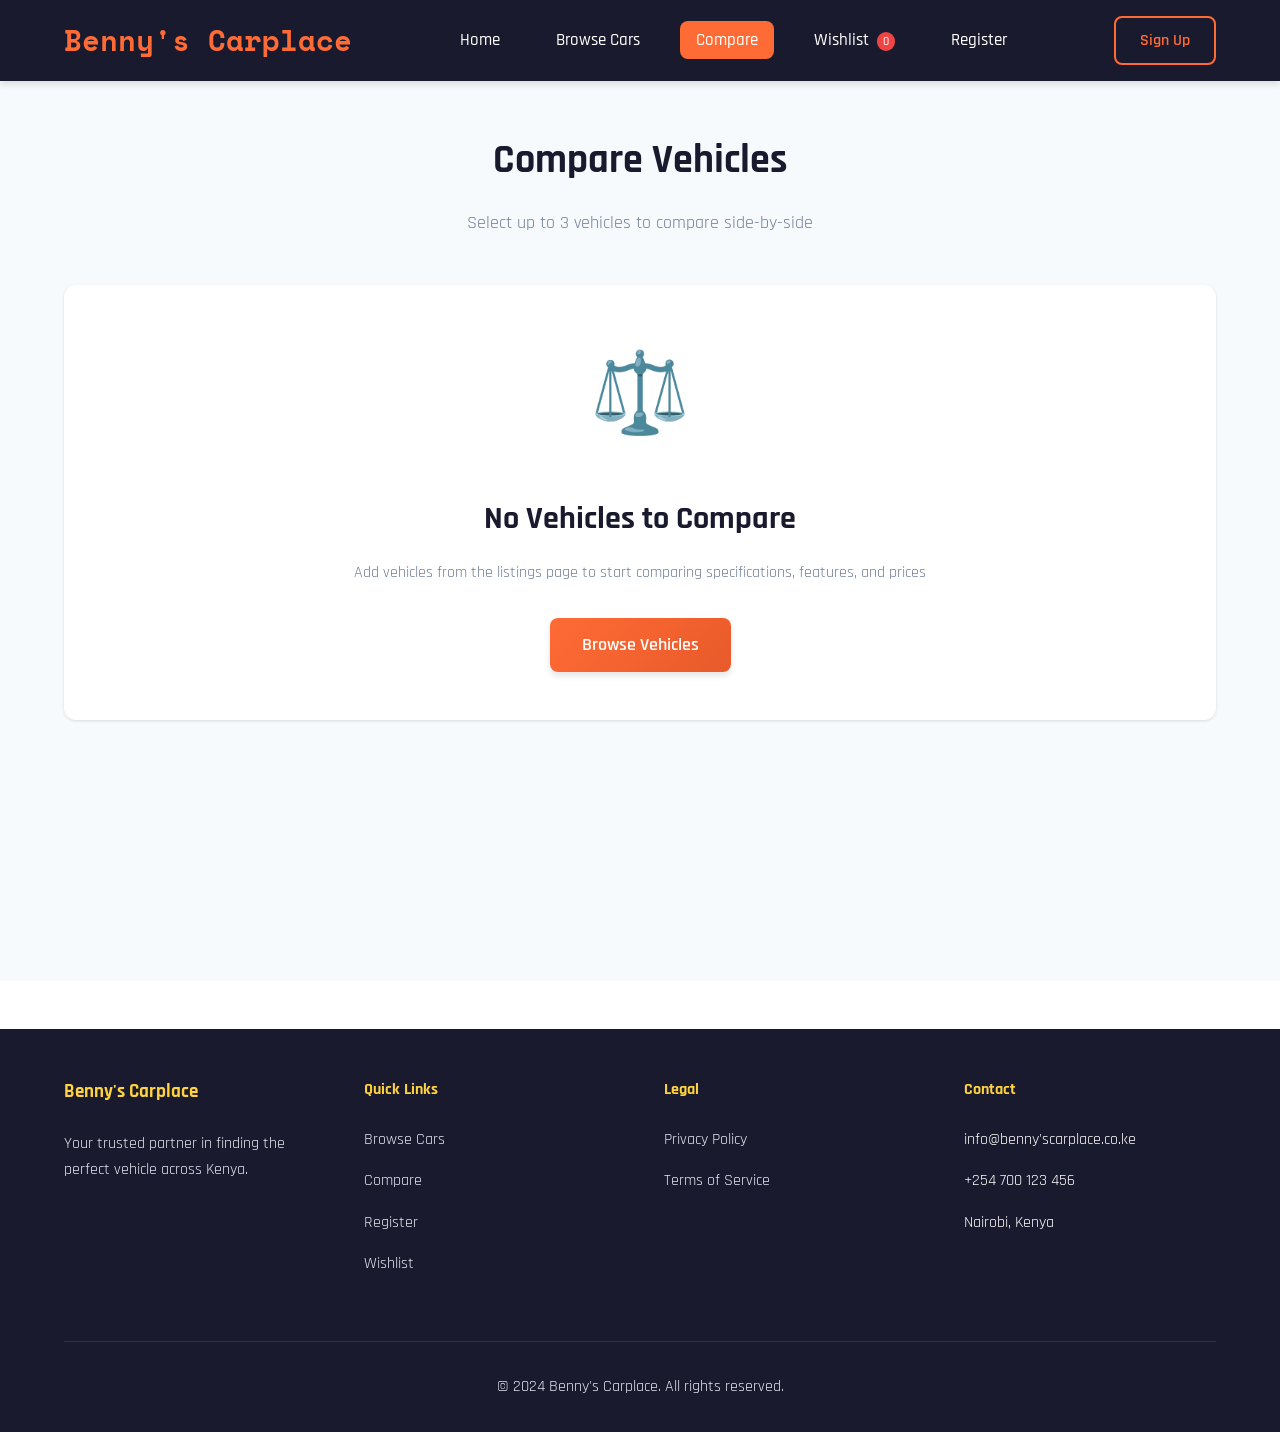
<file: comparison.html>
<!DOCTYPE html>
<html lang="en">
<head>
    <meta charset="UTF-8">
    <meta name="viewport" content="width=device-width, initial-scale=1.0">
    <title>Compare Cars - Benny's Carplace</title>
    <link rel="stylesheet" href="styles.css">
    <link rel="preconnect" href="https://fonts.googleapis.com">
    <link rel="preconnect" href="https://fonts.gstatic.com" crossorigin>
    <link href="https://fonts.googleapis.com/css2?family=Rajdhani:wght@400;500;600;700&family=Space+Mono:wght@400;700&display=swap" rel="stylesheet">
</head>
<body>
    <nav class="navbar">
        <div class="container">
            <div class="nav-brand">
                <a href="index.html">
                    <span class="logo">Benny's Carplace</span>
                </a>
            </div>
            <ul class="nav-menu" id="navMenu">
                <li><a href="index.html">Home</a></li>
                <li><a href="listings.html">Browse Cars</a></li>
                <li><a href="comparison.html" class="active">Compare</a></li>
                <li><a href="wishlist.html">Wishlist <span id="wishlistCount" class="badge">0</span></a></li>
                <li><a href="register.html">Register</a></li>
            </ul>
            <div class="nav-actions">
                <button class="btn btn-outline" onclick="location.href='register.html'">Sign Up</button>
                <button class="hamburger" id="hamburger">
                    <span></span>
                    <span></span>
                    <span></span>
                </button>
            </div>
        </div>
    </nav>

    <section class="comparison-page">
        <div class="container">
            <div class="page-header">
                <h1>Compare Vehicles</h1>
                <p>Select up to 3 vehicles to compare side-by-side</p>
            </div>

            <div id="emptyComparison" class="empty-state">
                <div class="empty-icon">⚖️</div>
                <h2>No Vehicles to Compare</h2>
                <p>Add vehicles from the listings page to start comparing specifications, features, and prices</p>
                <button class="btn btn-primary btn-large" onclick="location.href='listings.html'">Browse Vehicles</button>
            </div>

            <div id="comparisonContainer" class="comparison-container hidden">
                <div class="comparison-controls">
                    <button class="btn btn-outline" onclick="clearComparison()">Clear All</button>
                    <button class="btn btn-primary" onclick="location.href='listings.html'">Add More Vehicles</button>
                </div>

                <div class="comparison-table-wrapper">
                    <table class="comparison-table" id="comparisonTable">
                        <thead>
                            <tr id="comparisonHeader">
                                <th class="sticky-col">Specifications</th>
                                <!-- Vehicle headers will be added dynamically -->
                            </tr>
                        </thead>
                        <tbody id="comparisonBody">
                            <!-- Comparison rows will be added dynamically -->
                        </tbody>
                    </table>
                </div>
            </div>
        </div>
    </section>

    <footer class="footer">
        <div class="container">
            <div class="footer-grid">
                <div class="footer-col">
                    <h3>Benny's Carplace</h3>
                    <p>Your trusted partner in finding the perfect vehicle across Kenya.</p>
                </div>
                <div class="footer-col">
                    <h4>Quick Links</h4>
                    <ul>
                        <li><a href="listings.html">Browse Cars</a></li>
                        <li><a href="comparison.html">Compare</a></li>
                        <li><a href="register.html">Register</a></li>
                        <li><a href="wishlist.html">Wishlist</a></li>
                    </ul>
                </div>
                <div class="footer-col">
                    <h4>Legal</h4>
                    <ul>
                        <li><a href="privacy.html">Privacy Policy</a></li>
                        <li><a href="terms.html">Terms of Service</a></li>
                    </ul>
                </div>
                <div class="footer-col">
                    <h4>Contact</h4>
                    <ul>
                        <li>info@benny'scarplace.co.ke</li>
                        <li>+254 700 123 456</li>
                        <li>Nairobi, Kenya</li>
                    </ul>
                </div>
            </div>
            <div class="footer-bottom">
                <p>&copy; 2024 Benny's Carplace. All rights reserved.</p>
            </div>
        </div>
    </footer>

    <script src="script.js"></script>
    <script src="comparison.js"></script>
</body>
</html>
</file>
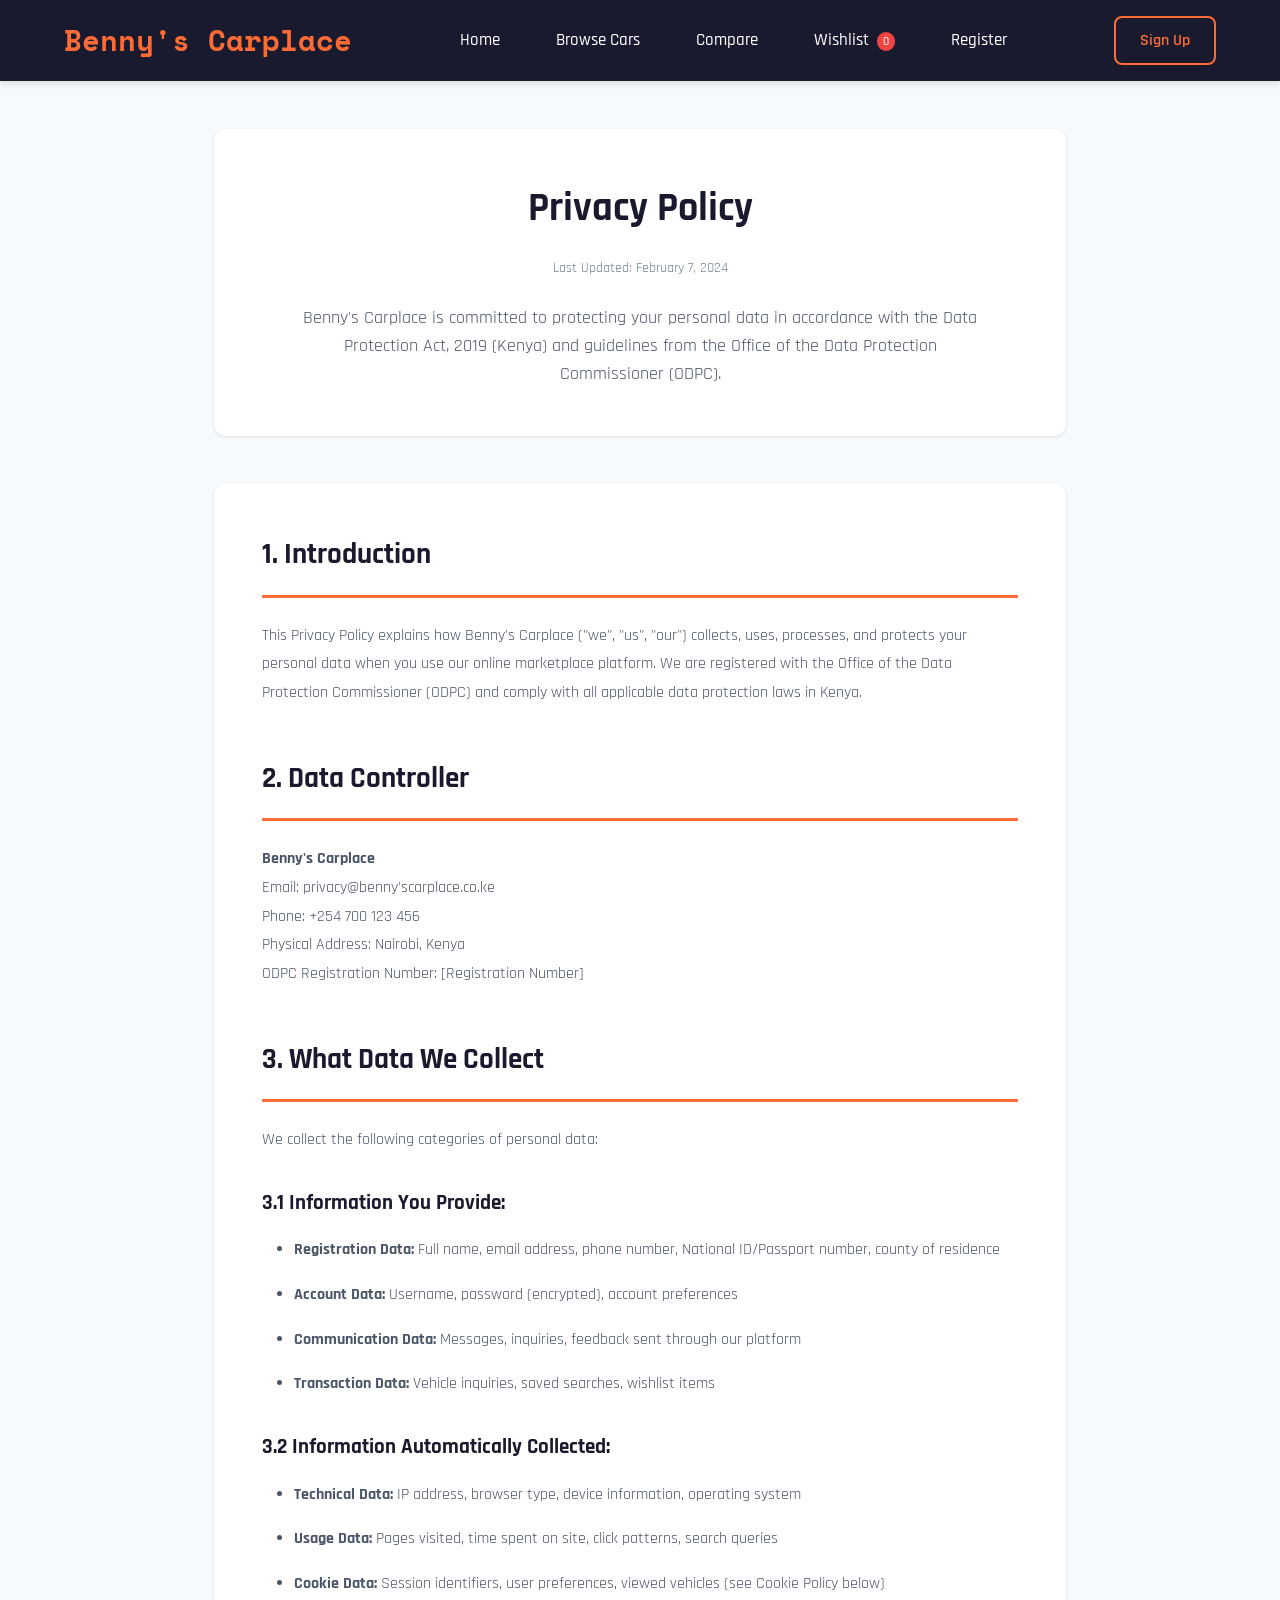
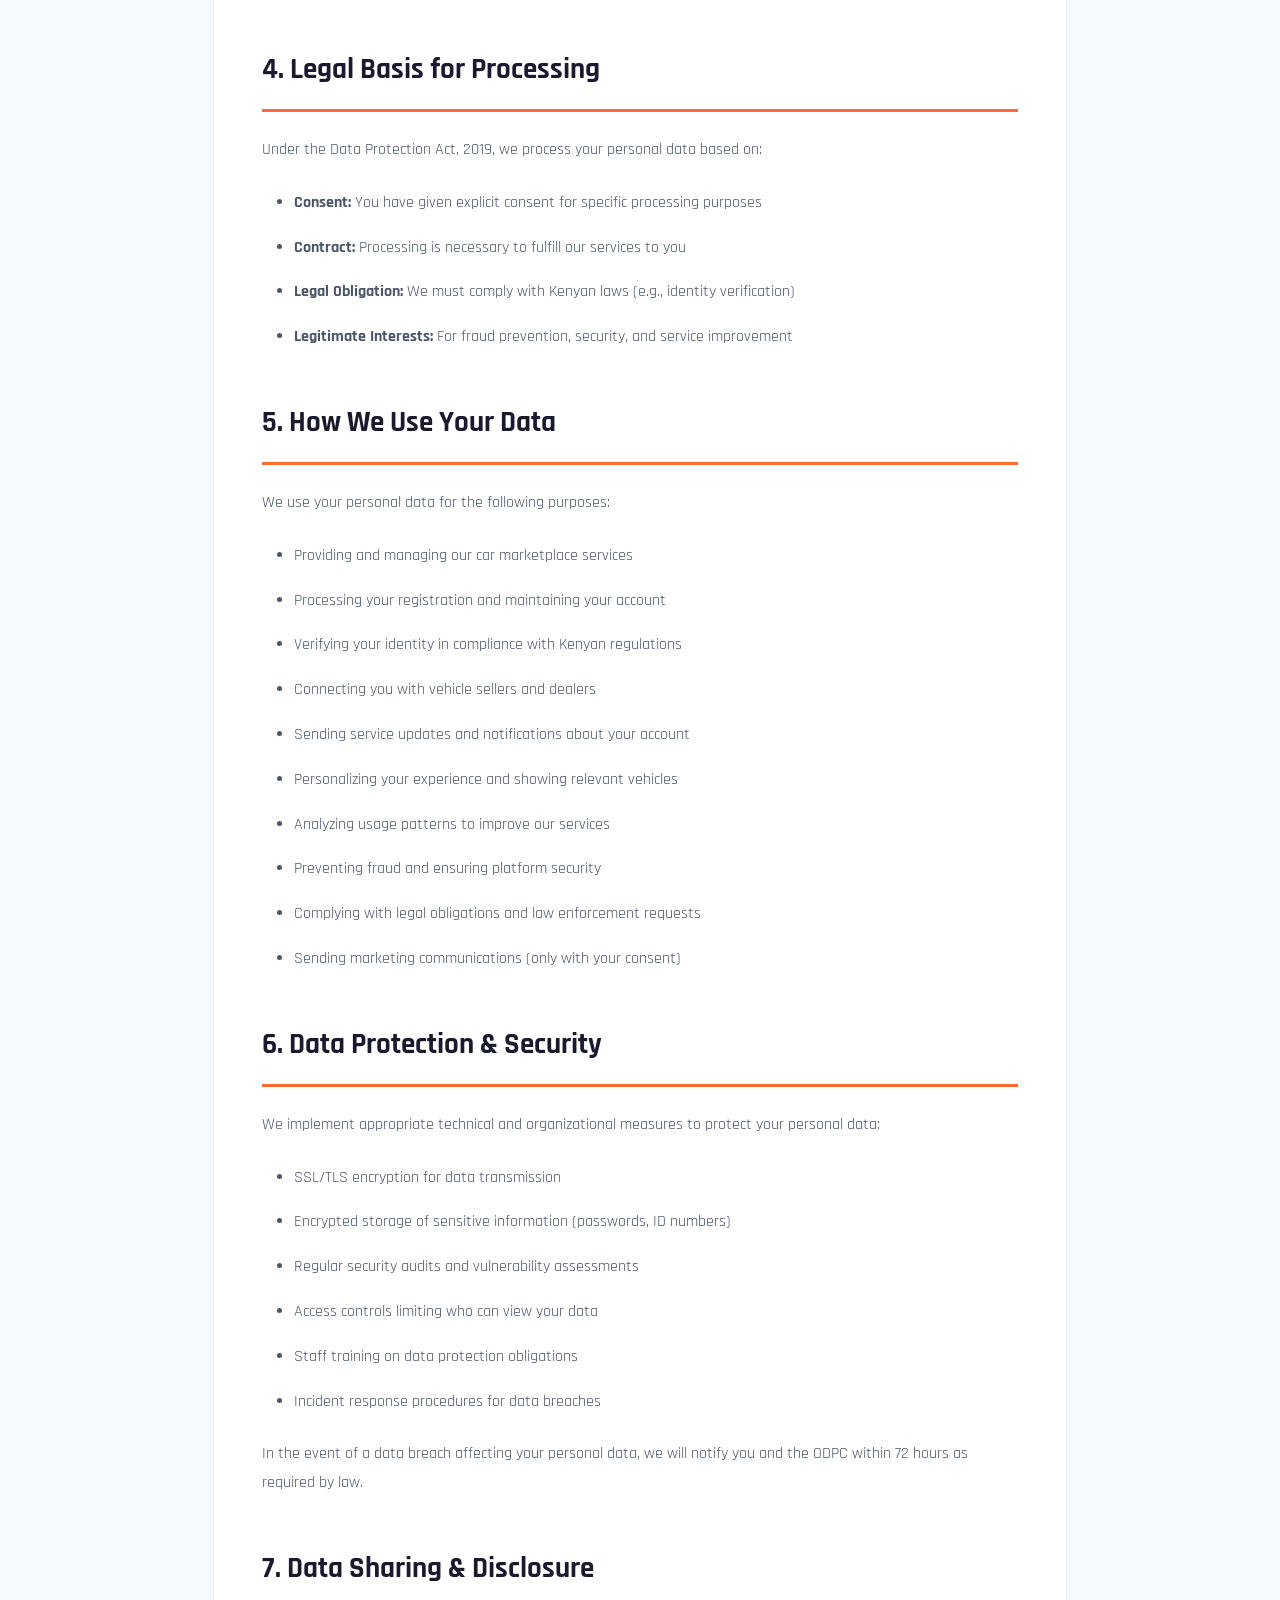
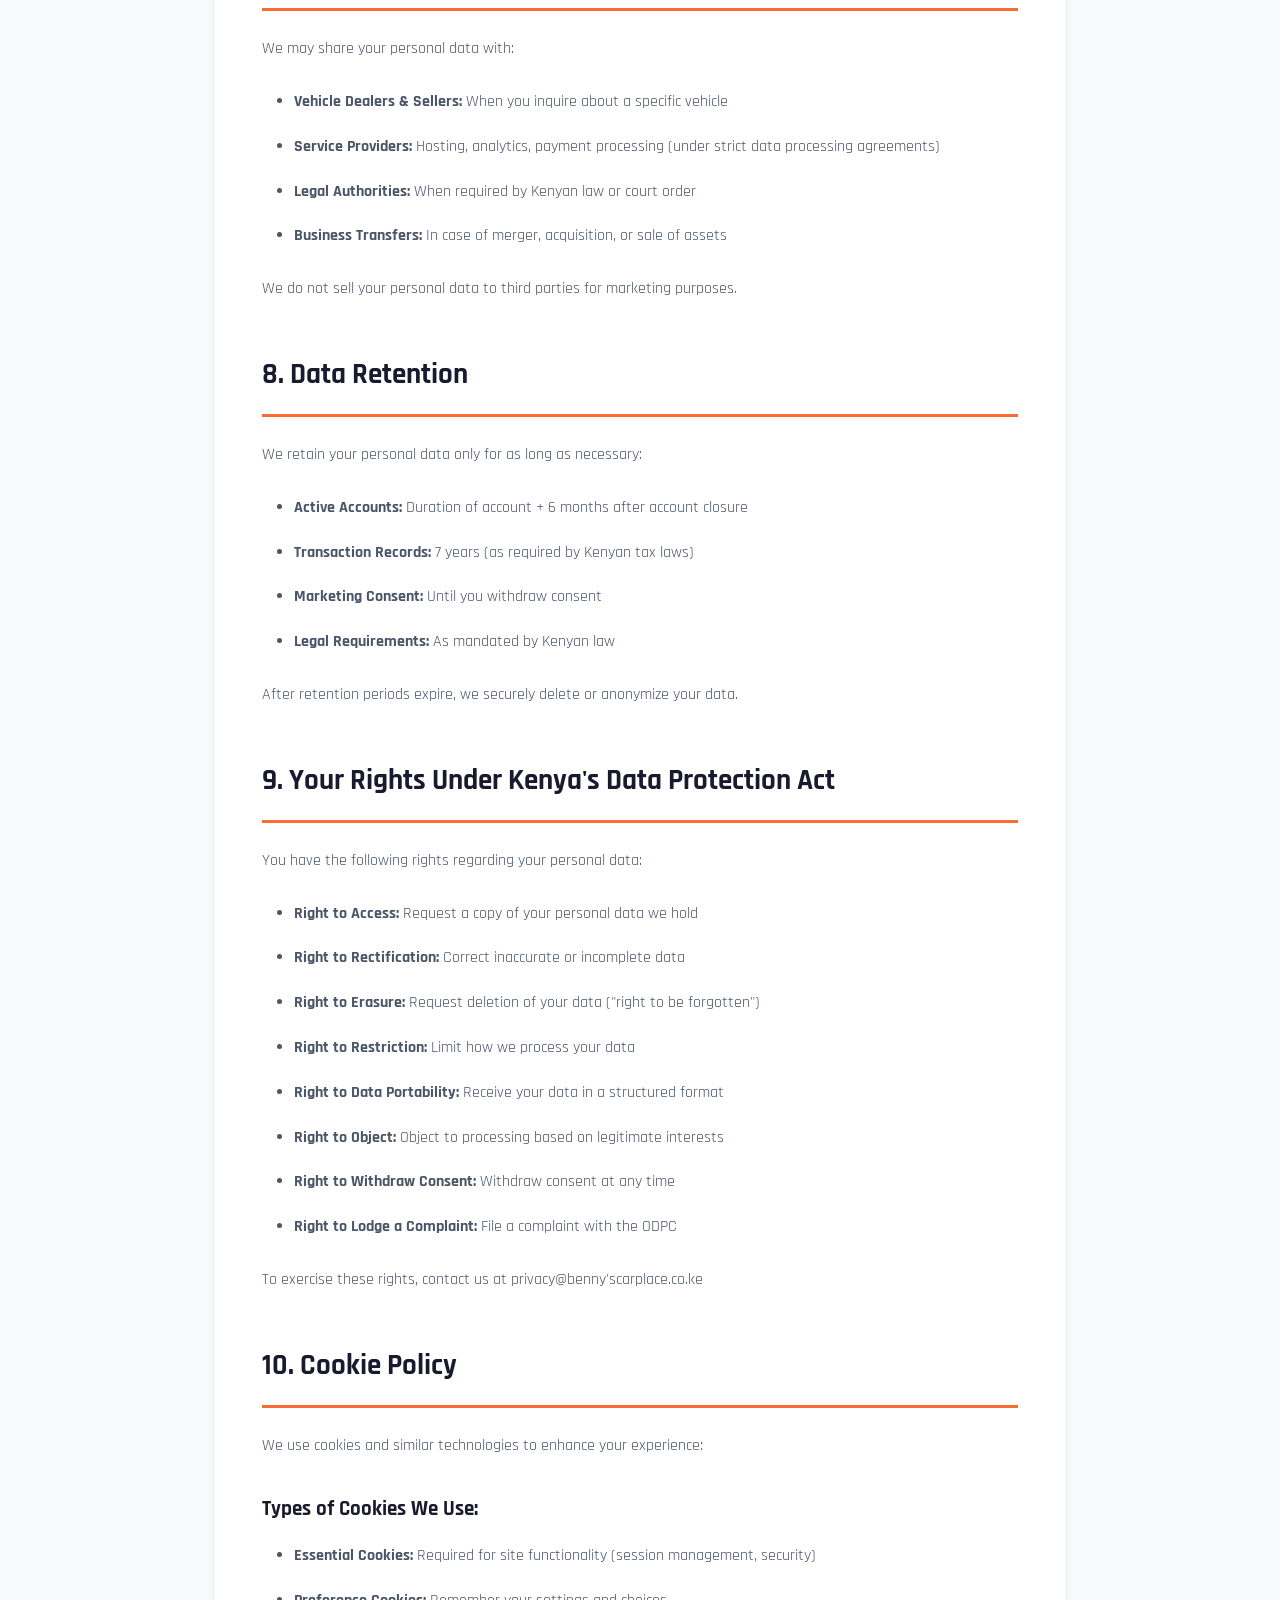
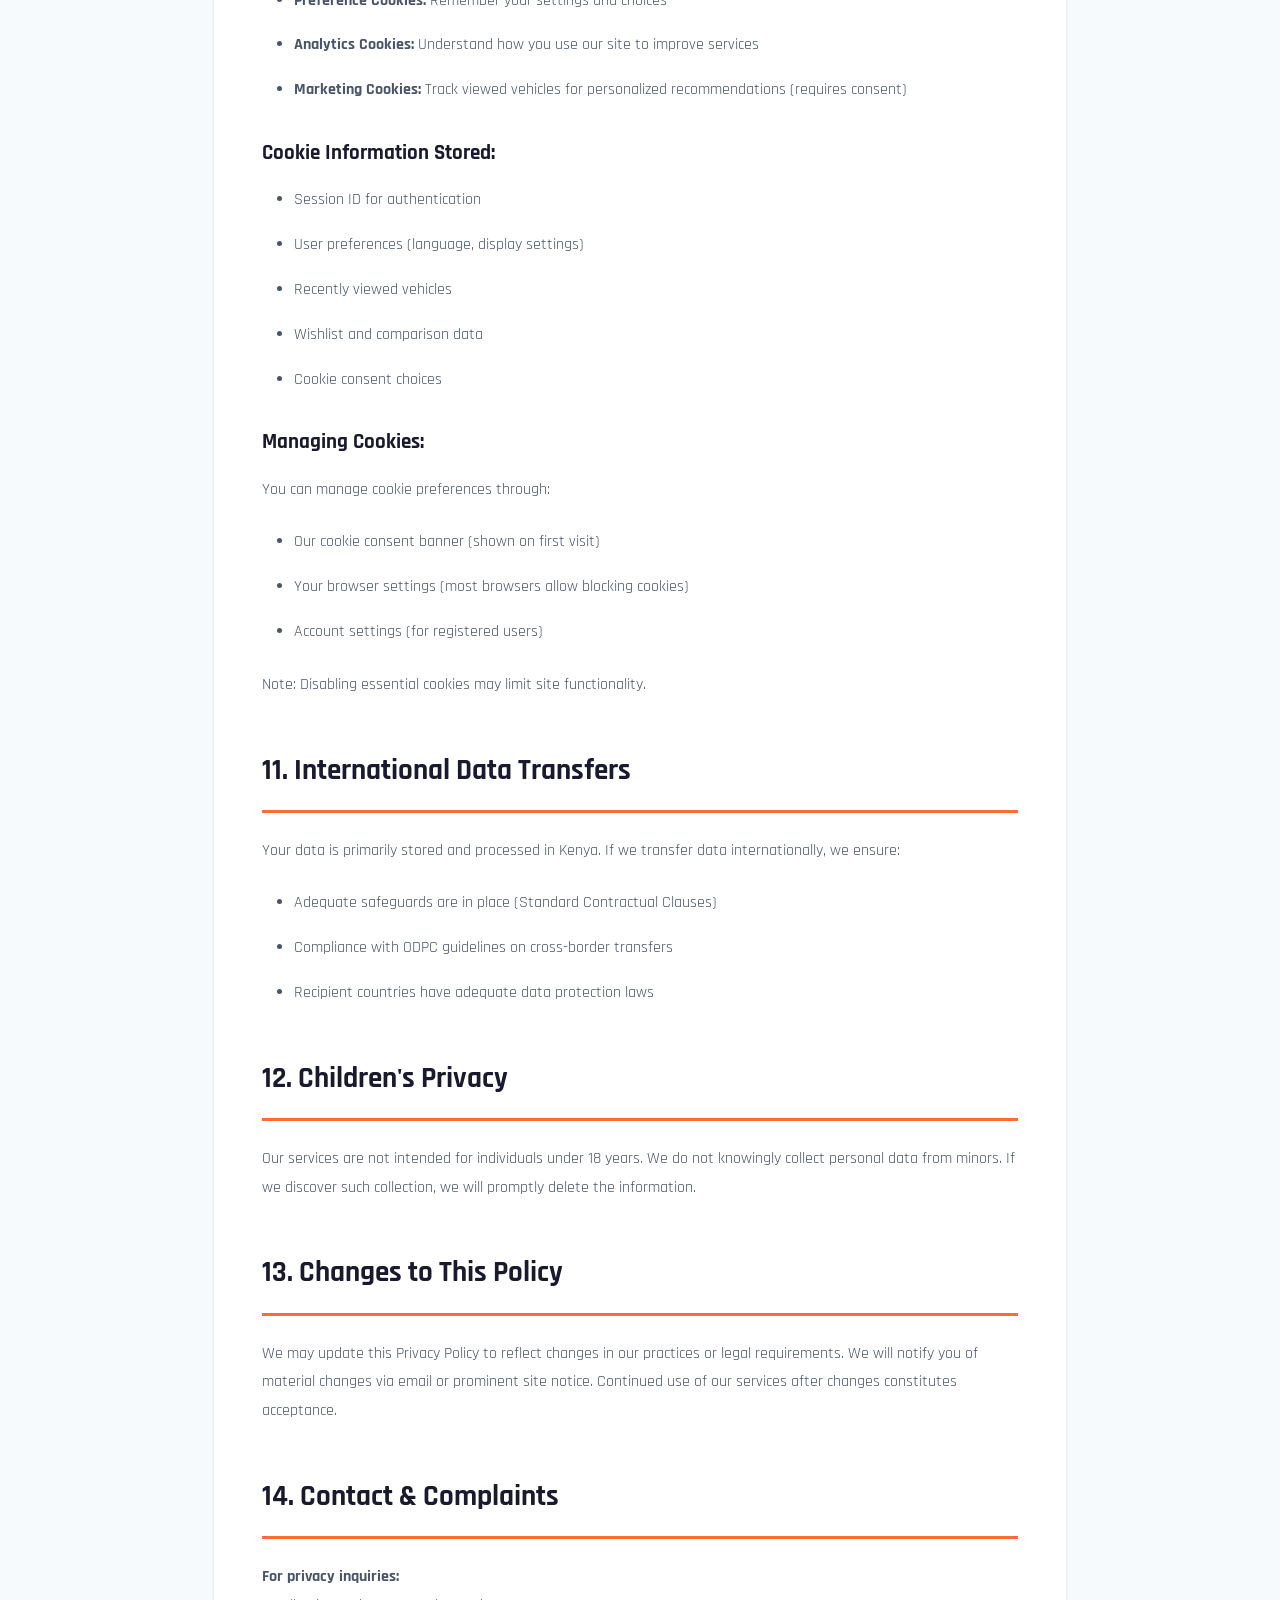
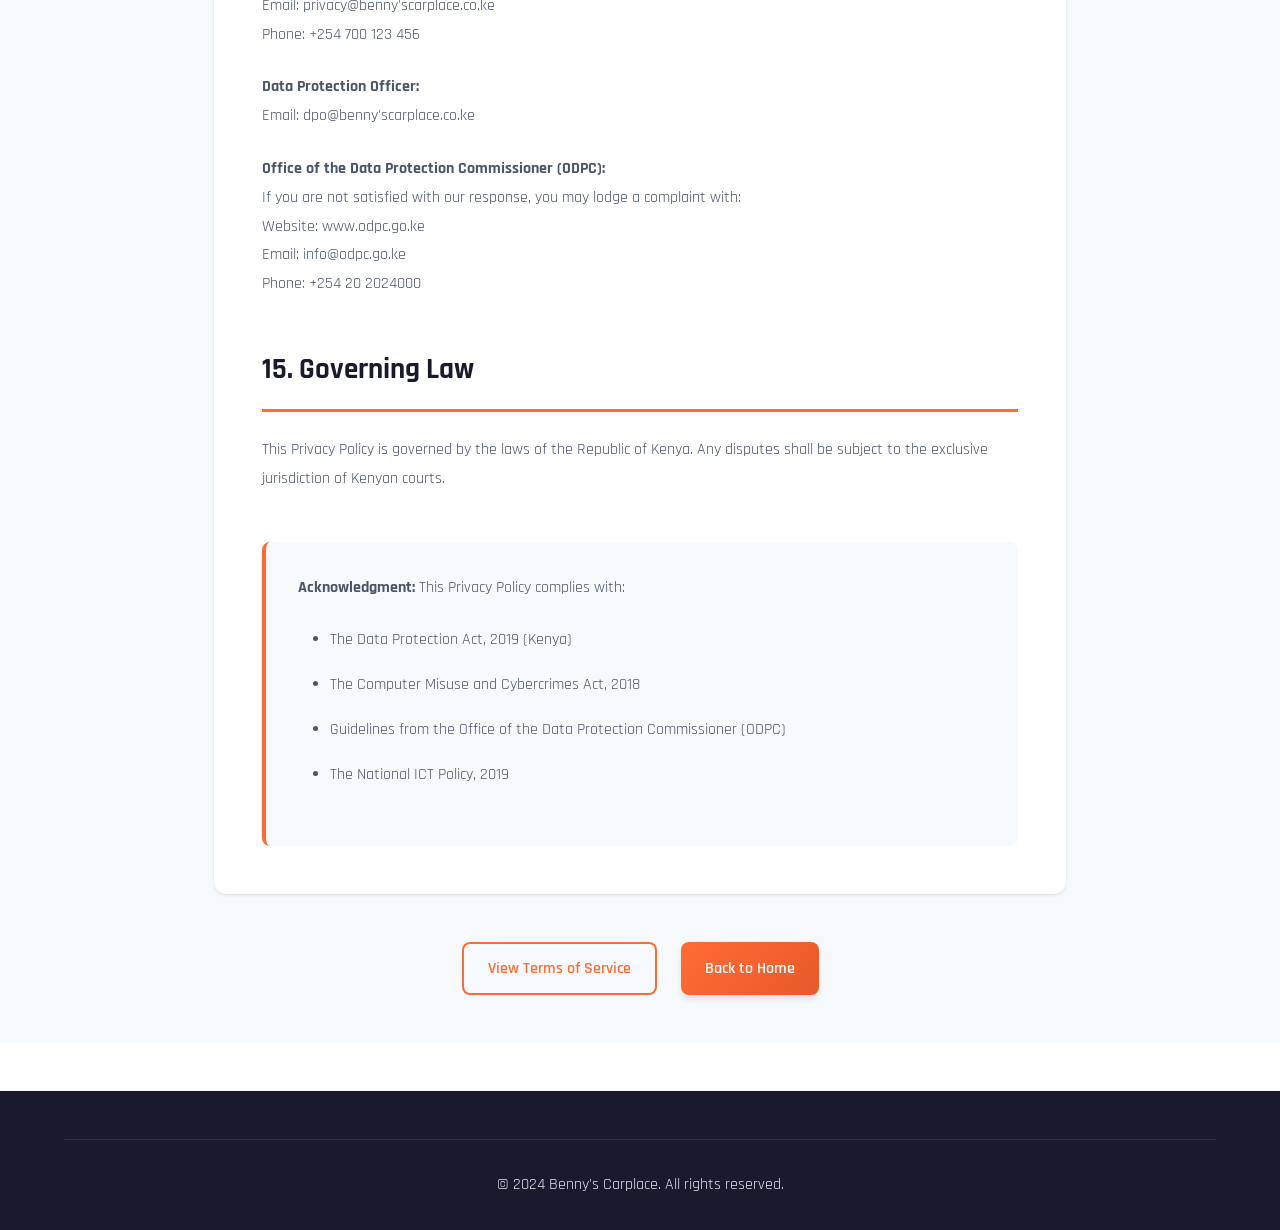
<file: privacy.html>
<!DOCTYPE html>
<html lang="en">
<head>
    <meta charset="UTF-8">
    <meta name="viewport" content="width=device-width, initial-scale=1.0">
    <title>Privacy Policy - Benny's Carplace</title>
    <link rel="stylesheet" href="styles.css">
    <link rel="preconnect" href="https://fonts.googleapis.com">
    <link rel="preconnect" href="https://fonts.gstatic.com" crossorigin>
    <link href="https://fonts.googleapis.com/css2?family=Rajdhani:wght@400;500;600;700&family=Space+Mono:wght@400;700&display=swap" rel="stylesheet">
</head>
<body>
    <nav class="navbar">
        <div class="container">
            <div class="nav-brand">
                <a href="index.html">
                    <span class="logo">Benny's Carplace</span>
                </a>
            </div>
            <ul class="nav-menu" id="navMenu">
                <li><a href="index.html">Home</a></li>
                <li><a href="listings.html">Browse Cars</a></li>
                <li><a href="comparison.html">Compare</a></li>
                <li><a href="wishlist.html">Wishlist <span id="wishlistCount" class="badge">0</span></a></li>
                <li><a href="register.html">Register</a></li>
            </ul>
            <div class="nav-actions">
                <button class="btn btn-outline" onclick="location.href='register.html'">Sign Up</button>
                <button class="hamburger" id="hamburger">
                    <span></span>
                    <span></span>
                    <span></span>
                </button>
            </div>
        </div>
    </nav>

    <section class="legal-page">
        <div class="container-narrow">
            <div class="legal-header">
                <h1>Privacy Policy</h1>
                <p class="legal-updated">Last Updated: February 7, 2024</p>
                <p class="legal-intro">Benny's Carplace is committed to protecting your personal data in accordance with the Data Protection Act, 2019 (Kenya) and guidelines from the Office of the Data Protection Commissioner (ODPC).</p>
            </div>

            <div class="legal-content">
                <section id="introduction">
                    <h2>1. Introduction</h2>
                    <p>This Privacy Policy explains how Benny's Carplace ("we", "us", "our") collects, uses, processes, and protects your personal data when you use our online marketplace platform. We are registered with the Office of the Data Protection Commissioner (ODPC) and comply with all applicable data protection laws in Kenya.</p>
                </section>

                <section id="data-controller">
                    <h2>2. Data Controller</h2>
                    <p><strong>Benny's Carplace</strong><br>
                    Email: privacy@benny'scarplace.co.ke<br>
                    Phone: +254 700 123 456<br>
                    Physical Address: Nairobi, Kenya<br>
                    ODPC Registration Number: [Registration Number]</p>
                </section>

                <section id="data-collection">
                    <h2>3. What Data We Collect</h2>
                    <p>We collect the following categories of personal data:</p>
                    
                    <h3>3.1 Information You Provide:</h3>
                    <ul>
                        <li><strong>Registration Data:</strong> Full name, email address, phone number, National ID/Passport number, county of residence</li>
                        <li><strong>Account Data:</strong> Username, password (encrypted), account preferences</li>
                        <li><strong>Communication Data:</strong> Messages, inquiries, feedback sent through our platform</li>
                        <li><strong>Transaction Data:</strong> Vehicle inquiries, saved searches, wishlist items</li>
                    </ul>

                    <h3>3.2 Information Automatically Collected:</h3>
                    <ul>
                        <li><strong>Technical Data:</strong> IP address, browser type, device information, operating system</li>
                        <li><strong>Usage Data:</strong> Pages visited, time spent on site, click patterns, search queries</li>
                        <li><strong>Cookie Data:</strong> Session identifiers, user preferences, viewed vehicles (see Cookie Policy below)</li>
                    </ul>
                </section>

                <section id="legal-basis">
                    <h2>4. Legal Basis for Processing</h2>
                    <p>Under the Data Protection Act, 2019, we process your personal data based on:</p>
                    <ul>
                        <li><strong>Consent:</strong> You have given explicit consent for specific processing purposes</li>
                        <li><strong>Contract:</strong> Processing is necessary to fulfill our services to you</li>
                        <li><strong>Legal Obligation:</strong> We must comply with Kenyan laws (e.g., identity verification)</li>
                        <li><strong>Legitimate Interests:</strong> For fraud prevention, security, and service improvement</li>
                    </ul>
                </section>

                <section id="data-usage">
                    <h2>5. How We Use Your Data</h2>
                    <p>We use your personal data for the following purposes:</p>
                    <ul>
                        <li>Providing and managing our car marketplace services</li>
                        <li>Processing your registration and maintaining your account</li>
                        <li>Verifying your identity in compliance with Kenyan regulations</li>
                        <li>Connecting you with vehicle sellers and dealers</li>
                        <li>Sending service updates and notifications about your account</li>
                        <li>Personalizing your experience and showing relevant vehicles</li>
                        <li>Analyzing usage patterns to improve our services</li>
                        <li>Preventing fraud and ensuring platform security</li>
                        <li>Complying with legal obligations and law enforcement requests</li>
                        <li>Sending marketing communications (only with your consent)</li>
                    </ul>
                </section>

                <section id="data-protection">
                    <h2>6. Data Protection & Security</h2>
                    <p>We implement appropriate technical and organizational measures to protect your personal data:</p>
                    <ul>
                        <li>SSL/TLS encryption for data transmission</li>
                        <li>Encrypted storage of sensitive information (passwords, ID numbers)</li>
                        <li>Regular security audits and vulnerability assessments</li>
                        <li>Access controls limiting who can view your data</li>
                        <li>Staff training on data protection obligations</li>
                        <li>Incident response procedures for data breaches</li>
                    </ul>
                    <p>In the event of a data breach affecting your personal data, we will notify you and the ODPC within 72 hours as required by law.</p>
                </section>

                <section id="data-sharing">
                    <h2>7. Data Sharing & Disclosure</h2>
                    <p>We may share your personal data with:</p>
                    <ul>
                        <li><strong>Vehicle Dealers & Sellers:</strong> When you inquire about a specific vehicle</li>
                        <li><strong>Service Providers:</strong> Hosting, analytics, payment processing (under strict data processing agreements)</li>
                        <li><strong>Legal Authorities:</strong> When required by Kenyan law or court order</li>
                        <li><strong>Business Transfers:</strong> In case of merger, acquisition, or sale of assets</li>
                    </ul>
                    <p>We do not sell your personal data to third parties for marketing purposes.</p>
                </section>

                <section id="data-retention">
                    <h2>8. Data Retention</h2>
                    <p>We retain your personal data only for as long as necessary:</p>
                    <ul>
                        <li><strong>Active Accounts:</strong> Duration of account + 6 months after account closure</li>
                        <li><strong>Transaction Records:</strong> 7 years (as required by Kenyan tax laws)</li>
                        <li><strong>Marketing Consent:</strong> Until you withdraw consent</li>
                        <li><strong>Legal Requirements:</strong> As mandated by Kenyan law</li>
                    </ul>
                    <p>After retention periods expire, we securely delete or anonymize your data.</p>
                </section>

                <section id="your-rights">
                    <h2>9. Your Rights Under Kenya's Data Protection Act</h2>
                    <p>You have the following rights regarding your personal data:</p>
                    <ul>
                        <li><strong>Right to Access:</strong> Request a copy of your personal data we hold</li>
                        <li><strong>Right to Rectification:</strong> Correct inaccurate or incomplete data</li>
                        <li><strong>Right to Erasure:</strong> Request deletion of your data ("right to be forgotten")</li>
                        <li><strong>Right to Restriction:</strong> Limit how we process your data</li>
                        <li><strong>Right to Data Portability:</strong> Receive your data in a structured format</li>
                        <li><strong>Right to Object:</strong> Object to processing based on legitimate interests</li>
                        <li><strong>Right to Withdraw Consent:</strong> Withdraw consent at any time</li>
                        <li><strong>Right to Lodge a Complaint:</strong> File a complaint with the ODPC</li>
                    </ul>
                    <p>To exercise these rights, contact us at privacy@benny'scarplace.co.ke</p>
                </section>

                <section id="cookies">
                    <h2>10. Cookie Policy</h2>
                    <p>We use cookies and similar technologies to enhance your experience:</p>
                    
                    <h3>Types of Cookies We Use:</h3>
                    <ul>
                        <li><strong>Essential Cookies:</strong> Required for site functionality (session management, security)</li>
                        <li><strong>Preference Cookies:</strong> Remember your settings and choices</li>
                        <li><strong>Analytics Cookies:</strong> Understand how you use our site to improve services</li>
                        <li><strong>Marketing Cookies:</strong> Track viewed vehicles for personalized recommendations (requires consent)</li>
                    </ul>

                    <h3>Cookie Information Stored:</h3>
                    <ul>
                        <li>Session ID for authentication</li>
                        <li>User preferences (language, display settings)</li>
                        <li>Recently viewed vehicles</li>
                        <li>Wishlist and comparison data</li>
                        <li>Cookie consent choices</li>
                    </ul>

                    <h3>Managing Cookies:</h3>
                    <p>You can manage cookie preferences through:</p>
                    <ul>
                        <li>Our cookie consent banner (shown on first visit)</li>
                        <li>Your browser settings (most browsers allow blocking cookies)</li>
                        <li>Account settings (for registered users)</li>
                    </ul>
                    <p>Note: Disabling essential cookies may limit site functionality.</p>
                </section>

                <section id="international-transfers">
                    <h2>11. International Data Transfers</h2>
                    <p>Your data is primarily stored and processed in Kenya. If we transfer data internationally, we ensure:</p>
                    <ul>
                        <li>Adequate safeguards are in place (Standard Contractual Clauses)</li>
                        <li>Compliance with ODPC guidelines on cross-border transfers</li>
                        <li>Recipient countries have adequate data protection laws</li>
                    </ul>
                </section>

                <section id="children">
                    <h2>12. Children's Privacy</h2>
                    <p>Our services are not intended for individuals under 18 years. We do not knowingly collect personal data from minors. If we discover such collection, we will promptly delete the information.</p>
                </section>

                <section id="changes">
                    <h2>13. Changes to This Policy</h2>
                    <p>We may update this Privacy Policy to reflect changes in our practices or legal requirements. We will notify you of material changes via email or prominent site notice. Continued use of our services after changes constitutes acceptance.</p>
                </section>

                <section id="contact">
                    <h2>14. Contact & Complaints</h2>
                    <p><strong>For privacy inquiries:</strong><br>
                    Email: privacy@benny'scarplace.co.ke<br>
                    Phone: +254 700 123 456</p>

                    <p><strong>Data Protection Officer:</strong><br>
                    Email: dpo@benny'scarplace.co.ke</p>

                    <p><strong>Office of the Data Protection Commissioner (ODPC):</strong><br>
                    If you are not satisfied with our response, you may lodge a complaint with:<br>
                    Website: <a href="https://www.odpc.go.ke" target="_blank">www.odpc.go.ke</a><br>
                    Email: info@odpc.go.ke<br>
                    Phone: +254 20 2024000</p>
                </section>

                <section id="governing-law">
                    <h2>15. Governing Law</h2>
                    <p>This Privacy Policy is governed by the laws of the Republic of Kenya. Any disputes shall be subject to the exclusive jurisdiction of Kenyan courts.</p>
                </section>

                <div class="legal-acknowledgment">
                    <p><strong>Acknowledgment:</strong> This Privacy Policy complies with:</p>
                    <ul>
                        <li>The Data Protection Act, 2019 (Kenya)</li>
                        <li>The Computer Misuse and Cybercrimes Act, 2018</li>
                        <li>Guidelines from the Office of the Data Protection Commissioner (ODPC)</li>
                        <li>The National ICT Policy, 2019</li>
                    </ul>
                </div>
            </div>

            <div class="legal-footer">
                <a href="terms.html" class="btn btn-outline">View Terms of Service</a>
                <a href="index.html" class="btn btn-primary">Back to Home</a>
            </div>
        </div>
    </section>

    <footer class="footer">
        <div class="container">
            <div class="footer-bottom">
                <p>&copy; 2024 Benny's Carplace. All rights reserved.</p>
            </div>
        </div>
    </footer>

    <script src="script.js"></script>
</body>
</html>
</file>
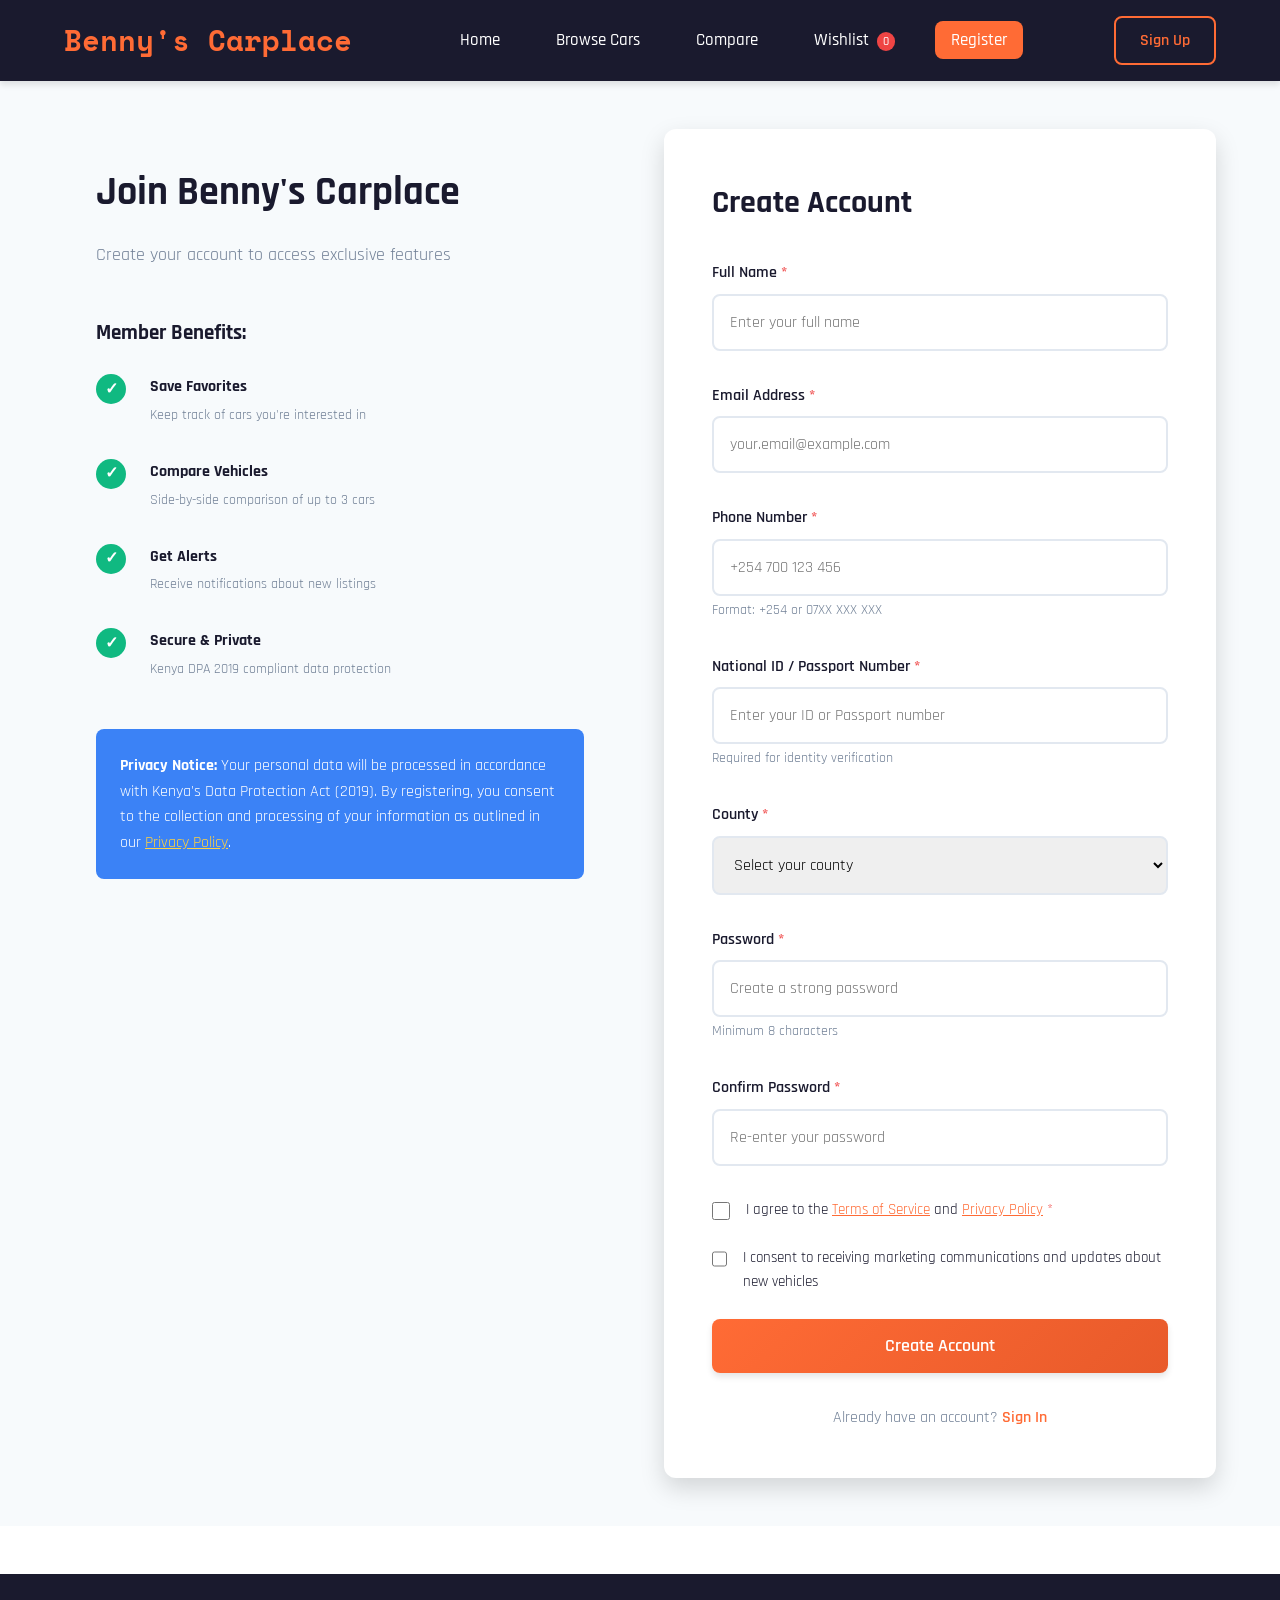
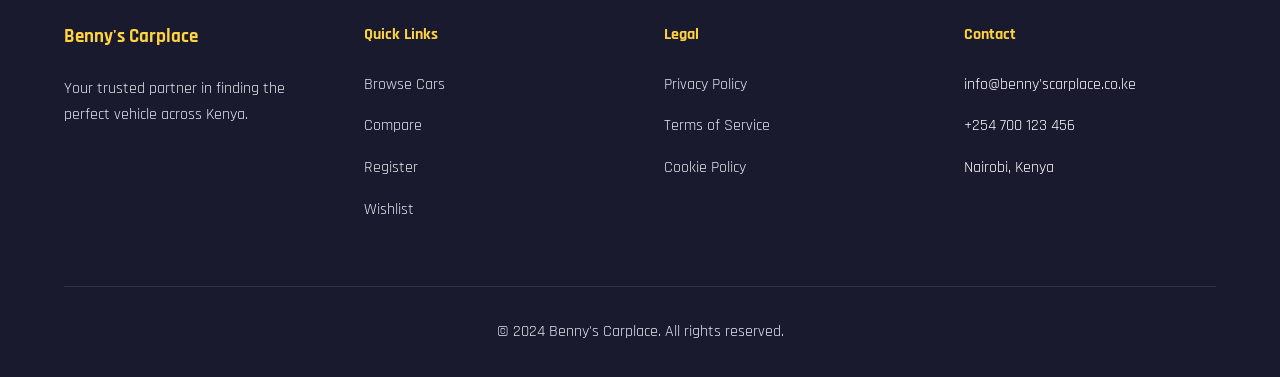
<file: register.html>
<!DOCTYPE html>
<html lang="en">
<head>
    <meta charset="UTF-8">
    <meta name="viewport" content="width=device-width, initial-scale=1.0">
    <meta name="description" content="Register to access exclusive features on Benny's Carplace">
    <title>Register - Benny's Carplace</title>
    <link rel="stylesheet" href="styles.css">
    <link rel="preconnect" href="https://fonts.googleapis.com">
    <link rel="preconnect" href="https://fonts.gstatic.com" crossorigin>
    <link href="https://fonts.googleapis.com/css2?family=Rajdhani:wght@400;500;600;700&family=Space+Mono:wght@400;700&display=swap" rel="stylesheet">
</head>
<body>
    <!-- Navigation -->
    <nav class="navbar">
        <div class="container">
            <div class="nav-brand">
                <a href="index.html">
                    <span class="logo">Benny's Carplace</span>
                </a>
            </div>
            <ul class="nav-menu" id="navMenu">
                <li><a href="index.html">Home</a></li>
                <li><a href="listings.html">Browse Cars</a></li>
                <li><a href="comparison.html">Compare</a></li>
                <li><a href="wishlist.html">Wishlist <span id="wishlistCount" class="badge">0</span></a></li>
                <li><a href="register.html" class="active">Register</a></li>
            </ul>
            <div class="nav-actions">
                <button class="btn btn-outline" onclick="location.href='register.html'">Sign Up</button>
                <button class="hamburger" id="hamburger">
                    <span></span>
                    <span></span>
                    <span></span>
                </button>
            </div>
        </div>
    </nav>

    <!-- Registration Section -->
    <section class="registration-section">
        <div class="container">
            <div class="registration-wrapper">
                <div class="registration-info">
                    <h1>Join Benny's Carplace</h1>
                    <p class="registration-subtitle">Create your account to access exclusive features</p>
                    
                    <div class="benefits-list">
                        <h3>Member Benefits:</h3>
                        <div class="benefit-item">
                            <span class="benefit-icon">✓</span>
                            <div>
                                <h4>Save Favorites</h4>
                                <p>Keep track of cars you're interested in</p>
                            </div>
                        </div>
                        <div class="benefit-item">
                            <span class="benefit-icon">✓</span>
                            <div>
                                <h4>Compare Vehicles</h4>
                                <p>Side-by-side comparison of up to 3 cars</p>
                            </div>
                        </div>
                        <div class="benefit-item">
                            <span class="benefit-icon">✓</span>
                            <div>
                                <h4>Get Alerts</h4>
                                <p>Receive notifications about new listings</p>
                            </div>
                        </div>
                        <div class="benefit-item">
                            <span class="benefit-icon">✓</span>
                            <div>
                                <h4>Secure & Private</h4>
                                <p>Kenya DPA 2019 compliant data protection</p>
                            </div>
                        </div>
                    </div>

                    <div class="privacy-notice">
                        <p><strong>Privacy Notice:</strong> Your personal data will be processed in accordance with Kenya's Data Protection Act (2019). By registering, you consent to the collection and processing of your information as outlined in our <a href="privacy.html">Privacy Policy</a>.</p>
                    </div>
                </div>

                <div class="registration-form-container">
                    <form id="registrationForm" class="registration-form" novalidate>
                        <h2>Create Account</h2>
                        
                        <!-- Full Name -->
                        <div class="form-group">
                            <label for="fullName" class="form-label">Full Name <span class="required">*</span></label>
                            <input 
                                type="text" 
                                id="fullName" 
                                name="fullName" 
                                class="form-input" 
                                placeholder="Enter your full name"
                                required
                                minlength="3"
                            >
                            <span class="error-message" id="fullNameError"></span>
                        </div>

                        <!-- Email -->
                        <div class="form-group">
                            <label for="email" class="form-label">Email Address <span class="required">*</span></label>
                            <input 
                                type="email" 
                                id="email" 
                                name="email" 
                                class="form-input" 
                                placeholder="your.email@example.com"
                                required
                            >
                            <span class="error-message" id="emailError"></span>
                        </div>

                        <!-- Phone Number -->
                        <div class="form-group">
                            <label for="phone" class="form-label">Phone Number <span class="required">*</span></label>
                            <input 
                                type="tel" 
                                id="phone" 
                                name="phone" 
                                class="form-input" 
                                placeholder="+254 700 123 456"
                                required
                                pattern="^(\+254|0)[17]\d{8}$"
                            >
                            <span class="help-text">Format: +254 or 07XX XXX XXX</span>
                            <span class="error-message" id="phoneError"></span>
                        </div>

                        <!-- ID Number -->
                        <div class="form-group">
                            <label for="idNumber" class="form-label">National ID / Passport Number <span class="required">*</span></label>
                            <input 
                                type="text" 
                                id="idNumber" 
                                name="idNumber" 
                                class="form-input" 
                                placeholder="Enter your ID or Passport number"
                                required
                                minlength="7"
                            >
                            <span class="help-text">Required for identity verification</span>
                            <span class="error-message" id="idNumberError"></span>
                        </div>

                        <!-- County Dropdown -->
                        <div class="form-group">
                            <label for="county" class="form-label">County <span class="required">*</span></label>
                            <select id="county" name="county" class="form-select" required>
                                <option value="">Select your county</option>
                                <option value="Baringo">Baringo</option>
                                <option value="Bomet">Bomet</option>
                                <option value="Bungoma">Bungoma</option>
                                <option value="Busia">Busia</option>
                                <option value="Elgeyo-Marakwet">Elgeyo-Marakwet</option>
                                <option value="Embu">Embu</option>
                                <option value="Garissa">Garissa</option>
                                <option value="Homa Bay">Homa Bay</option>
                                <option value="Isiolo">Isiolo</option>
                                <option value="Kajiado">Kajiado</option>
                                <option value="Kakamega">Kakamega</option>
                                <option value="Kericho">Kericho</option>
                                <option value="Kiambu">Kiambu</option>
                                <option value="Kilifi">Kilifi</option>
                                <option value="Kirinyaga">Kirinyaga</option>
                                <option value="Kisii">Kisii</option>
                                <option value="Kisumu">Kisumu</option>
                                <option value="Kitui">Kitui</option>
                                <option value="Kwale">Kwale</option>
                                <option value="Laikipia">Laikipia</option>
                                <option value="Lamu">Lamu</option>
                                <option value="Machakos">Machakos</option>
                                <option value="Makueni">Makueni</option>
                                <option value="Mandera">Mandera</option>
                                <option value="Marsabit">Marsabit</option>
                                <option value="Meru">Meru</option>
                                <option value="Migori">Migori</option>
                                <option value="Mombasa">Mombasa</option>
                                <option value="Murang'a">Murang'a</option>
                                <option value="Nairobi">Nairobi</option>
                                <option value="Nakuru">Nakuru</option>
                                <option value="Nandi">Nandi</option>
                                <option value="Narok">Narok</option>
                                <option value="Nyamira">Nyamira</option>
                                <option value="Nyandarua">Nyandarua</option>
                                <option value="Nyeri">Nyeri</option>
                                <option value="Samburu">Samburu</option>
                                <option value="Siaya">Siaya</option>
                                <option value="Taita-Taveta">Taita-Taveta</option>
                                <option value="Tana River">Tana River</option>
                                <option value="Tharaka-Nithi">Tharaka-Nithi</option>
                                <option value="Trans Nzoia">Trans Nzoia</option>
                                <option value="Turkana">Turkana</option>
                                <option value="Uasin Gishu">Uasin Gishu</option>
                                <option value="Vihiga">Vihiga</option>
                                <option value="Wajir">Wajir</option>
                                <option value="West Pokot">West Pokot</option>
                            </select>
                            <span class="error-message" id="countyError"></span>
                        </div>

                        <!-- Password -->
                        <div class="form-group">
                            <label for="password" class="form-label">Password <span class="required">*</span></label>
                            <input 
                                type="password" 
                                id="password" 
                                name="password" 
                                class="form-input" 
                                placeholder="Create a strong password"
                                required
                                minlength="8"
                            >
                            <span class="help-text">Minimum 8 characters</span>
                            <span class="error-message" id="passwordError"></span>
                        </div>

                        <!-- Confirm Password -->
                        <div class="form-group">
                            <label for="confirmPassword" class="form-label">Confirm Password <span class="required">*</span></label>
                            <input 
                                type="password" 
                                id="confirmPassword" 
                                name="confirmPassword" 
                                class="form-input" 
                                placeholder="Re-enter your password"
                                required
                            >
                            <span class="error-message" id="confirmPasswordError"></span>
                        </div>

                        <!-- Terms and Conditions -->
                        <div class="form-group checkbox-group">
                            <label class="checkbox-label">
                                <input type="checkbox" id="agreeTerms" name="agreeTerms" required>
                                <span class="checkbox-text">
                                    I agree to the <a href="terms.html" target="_blank">Terms of Service</a> and <a href="privacy.html" target="_blank">Privacy Policy</a>
                                    <span class="required">*</span>
                                </span>
                            </label>
                            <span class="error-message" id="agreeTermsError"></span>
                        </div>

                        <!-- Marketing Consent -->
                        <div class="form-group checkbox-group">
                            <label class="checkbox-label">
                                <input type="checkbox" id="marketingConsent" name="marketingConsent">
                                <span class="checkbox-text">
                                    I consent to receiving marketing communications and updates about new vehicles
                                </span>
                            </label>
                        </div>

                        <button type="submit" class="btn btn-primary btn-large btn-full">
                            Create Account
                        </button>

                        <p class="form-footer">
                            Already have an account? <a href="#" class="link">Sign In</a>
                        </p>
                    </form>

                    <div id="successMessage" class="success-message hidden">
                        <div class="success-icon">✓</div>
                        <h3>Registration Successful!</h3>
                        <p>Your account has been created. You can now explore our full features.</p>
                        <button class="btn btn-primary" onclick="location.href='listings.html'">Browse Cars</button>
                    </div>
                </div>
            </div>
        </div>
    </section>

    <!-- Footer -->
    <footer class="footer">
        <div class="container">
            <div class="footer-grid">
                <div class="footer-col">
                    <h3>Benny's Carplace</h3>
                    <p>Your trusted partner in finding the perfect vehicle across Kenya.</p>
                </div>
                <div class="footer-col">
                    <h4>Quick Links</h4>
                    <ul>
                        <li><a href="listings.html">Browse Cars</a></li>
                        <li><a href="comparison.html">Compare</a></li>
                        <li><a href="register.html">Register</a></li>
                        <li><a href="wishlist.html">Wishlist</a></li>
                    </ul>
                </div>
                <div class="footer-col">
                    <h4>Legal</h4>
                    <ul>
                        <li><a href="privacy.html">Privacy Policy</a></li>
                        <li><a href="terms.html">Terms of Service</a></li>
                        <li><a href="privacy.html#cookies">Cookie Policy</a></li>
                    </ul>
                </div>
                <div class="footer-col">
                    <h4>Contact</h4>
                    <ul>
                        <li>info@benny'scarplace.co.ke</li>
                        <li>+254 700 123 456</li>
                        <li>Nairobi, Kenya</li>
                    </ul>
                </div>
            </div>
            <div class="footer-bottom">
                <p>&copy; 2024 Benny's Carplace. All rights reserved.</p>
            </div>
        </div>
    </footer>

    <script src="script.js"></script>
    <script src="register.js"></script>
</body>
</html>
</file>
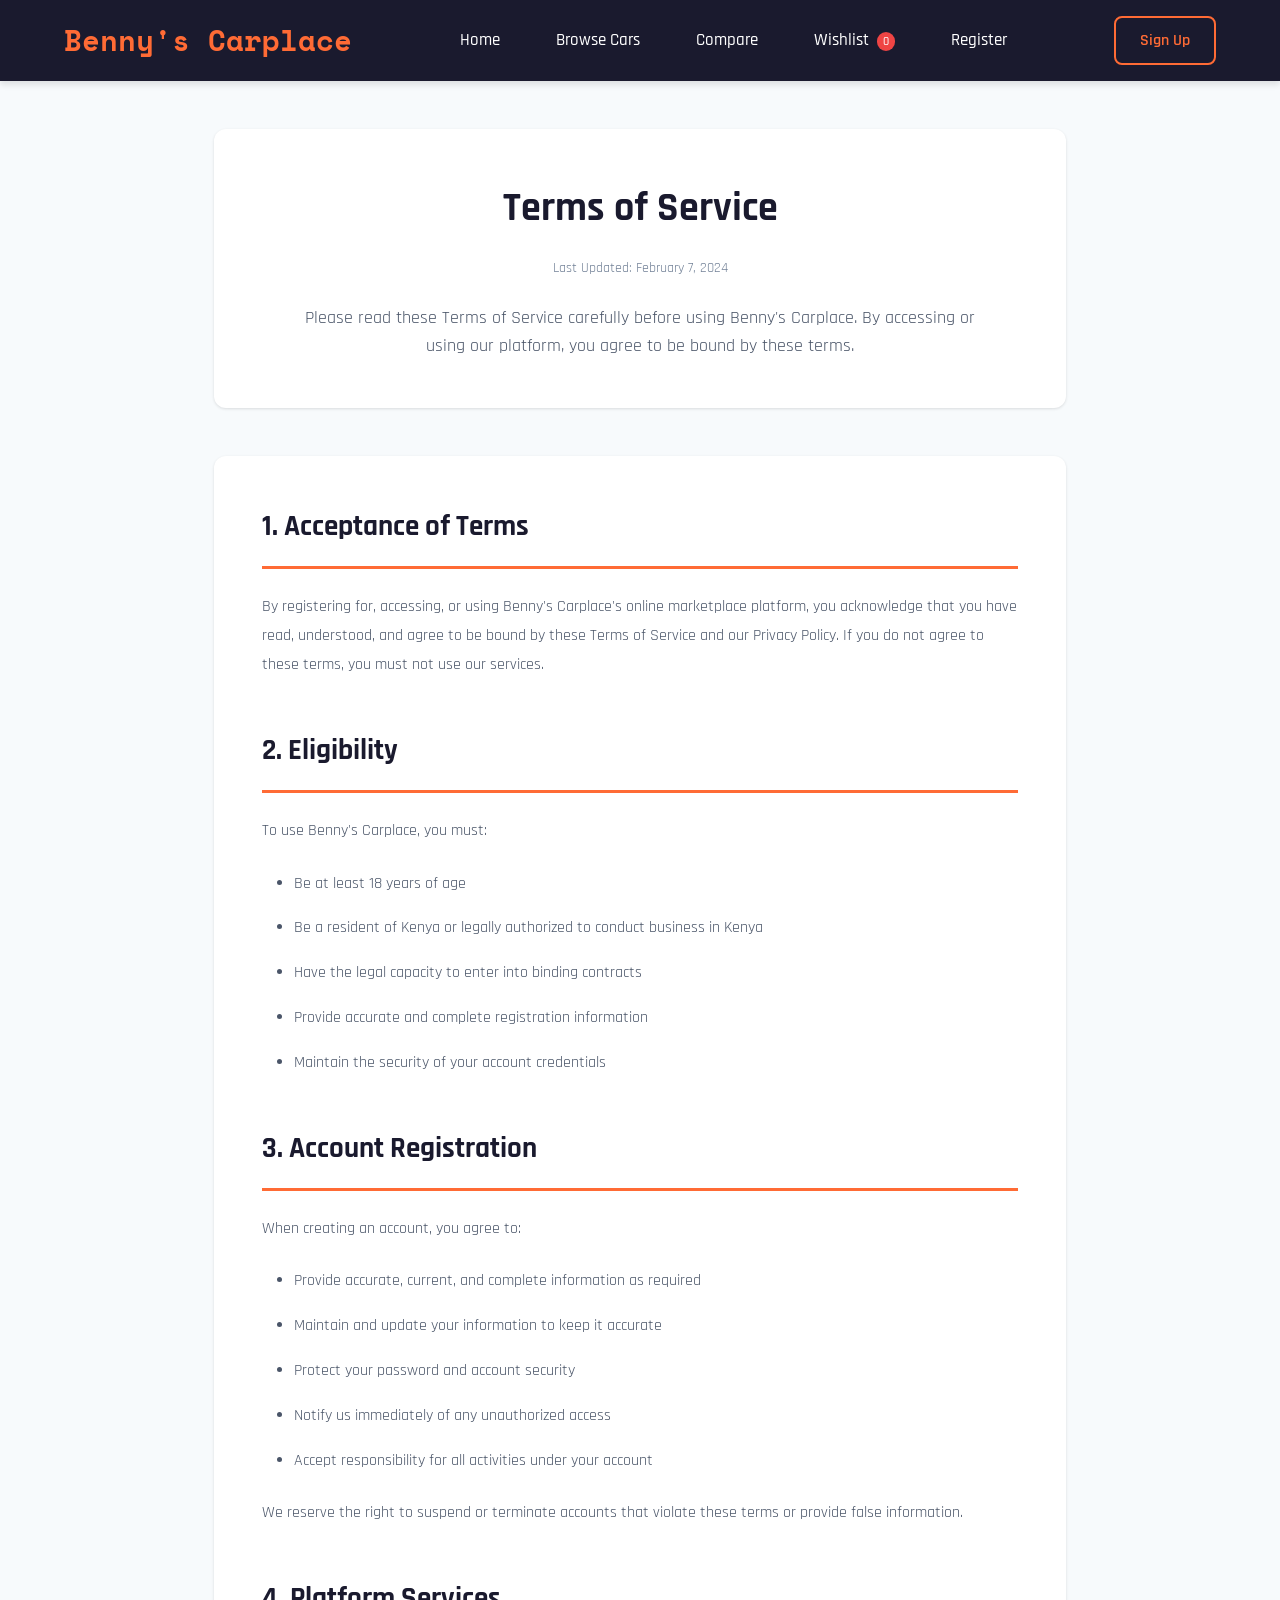
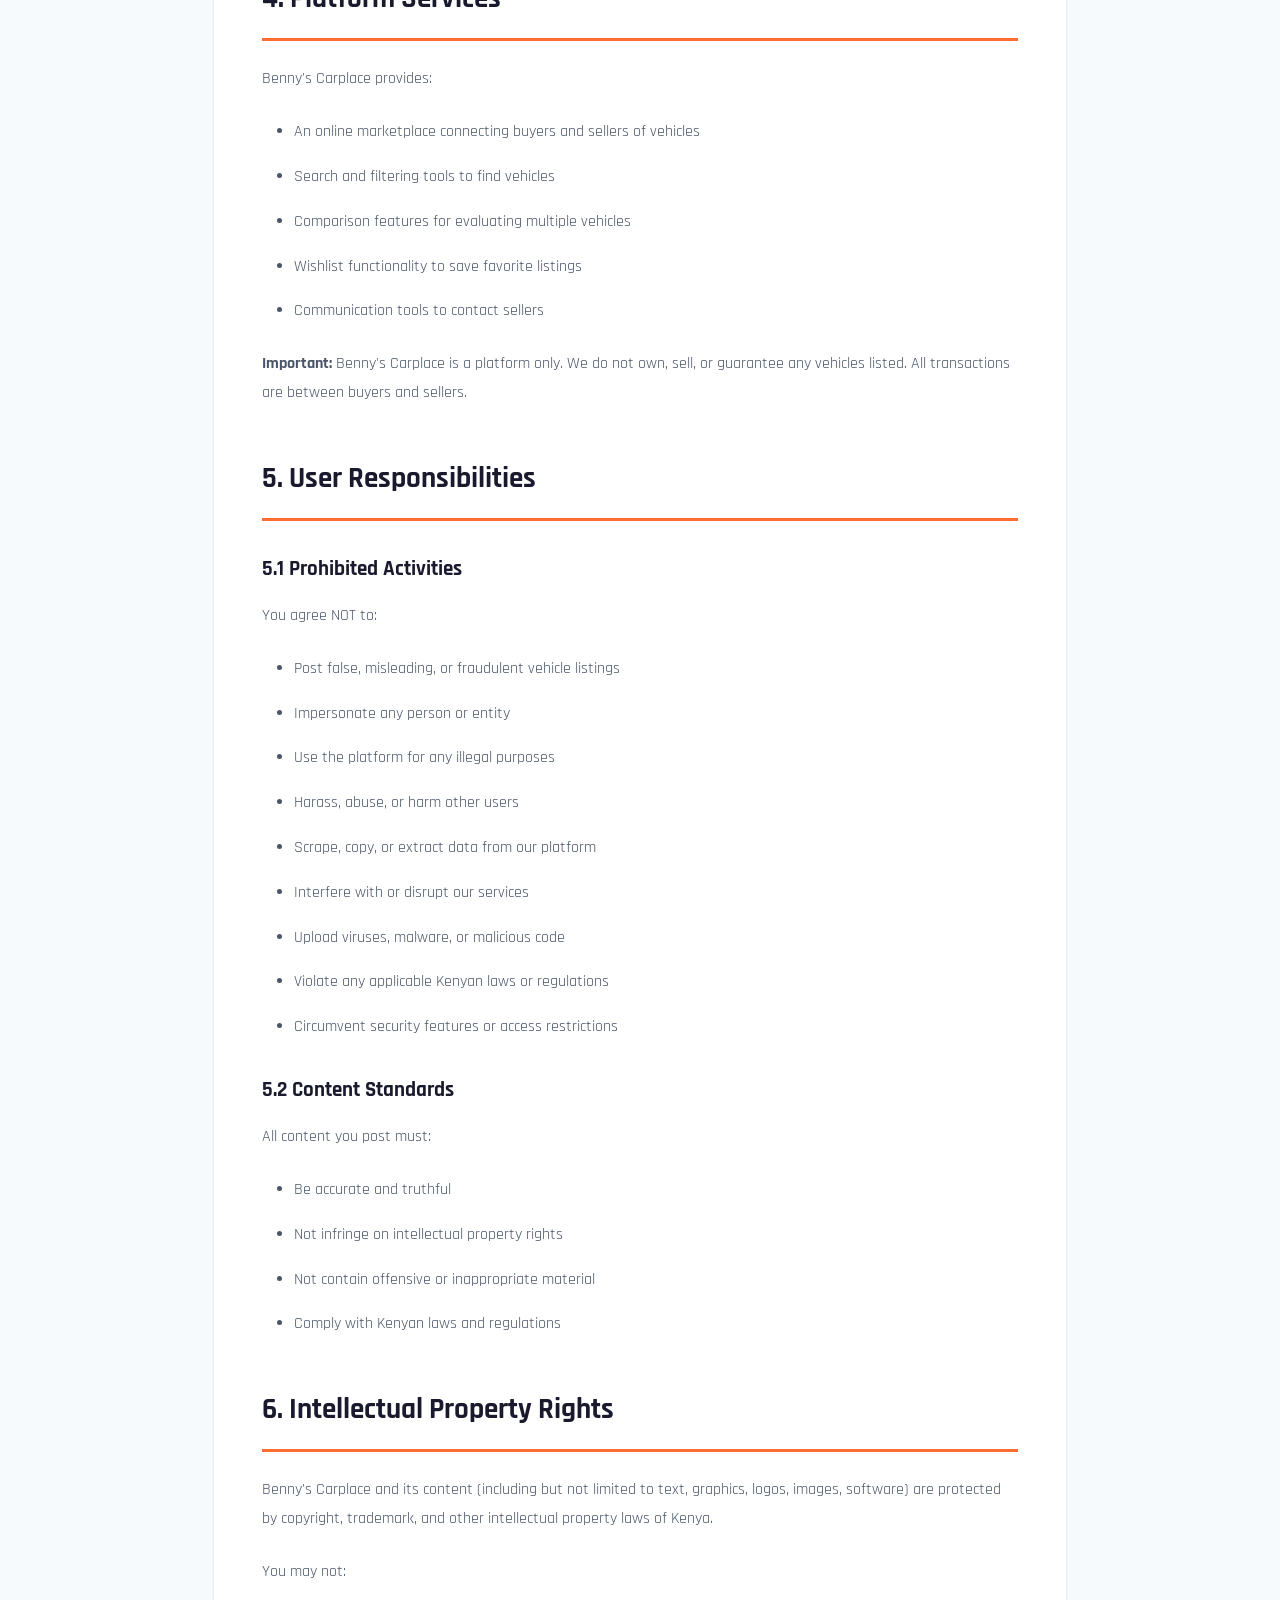
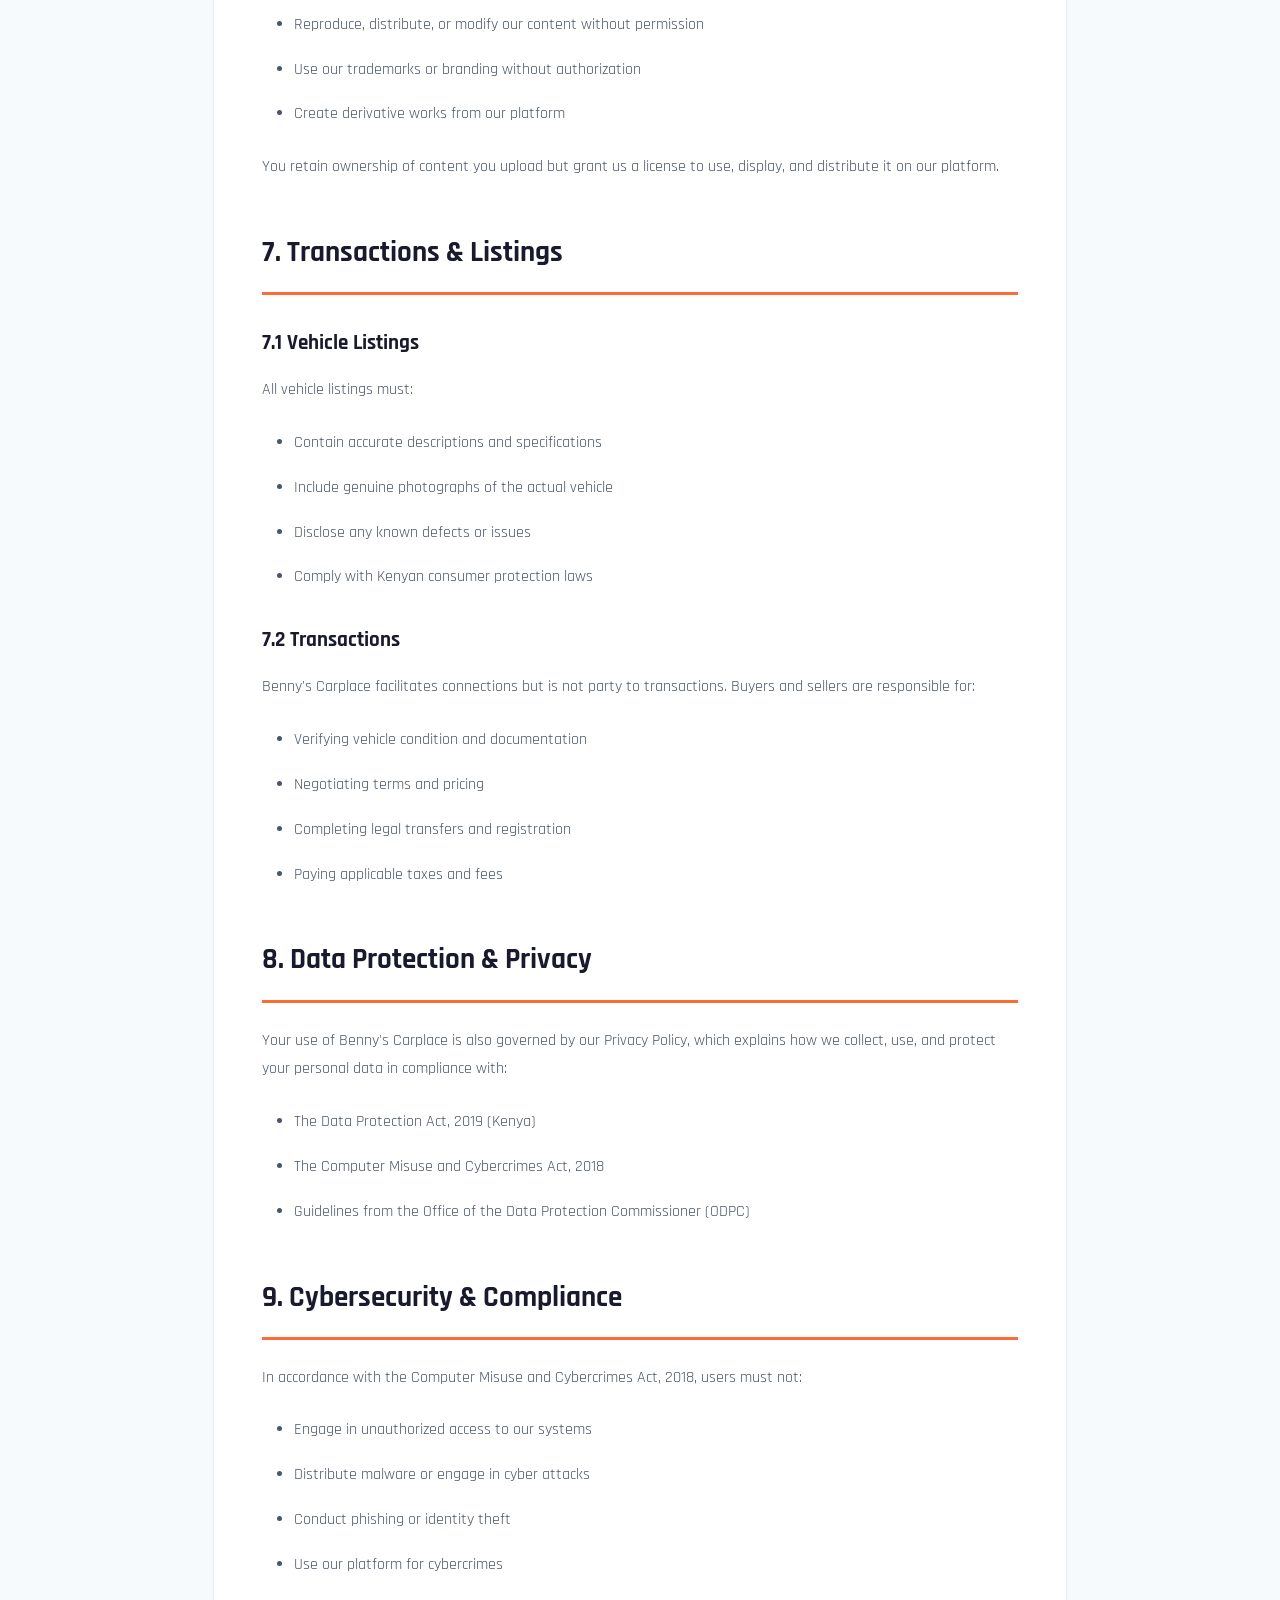
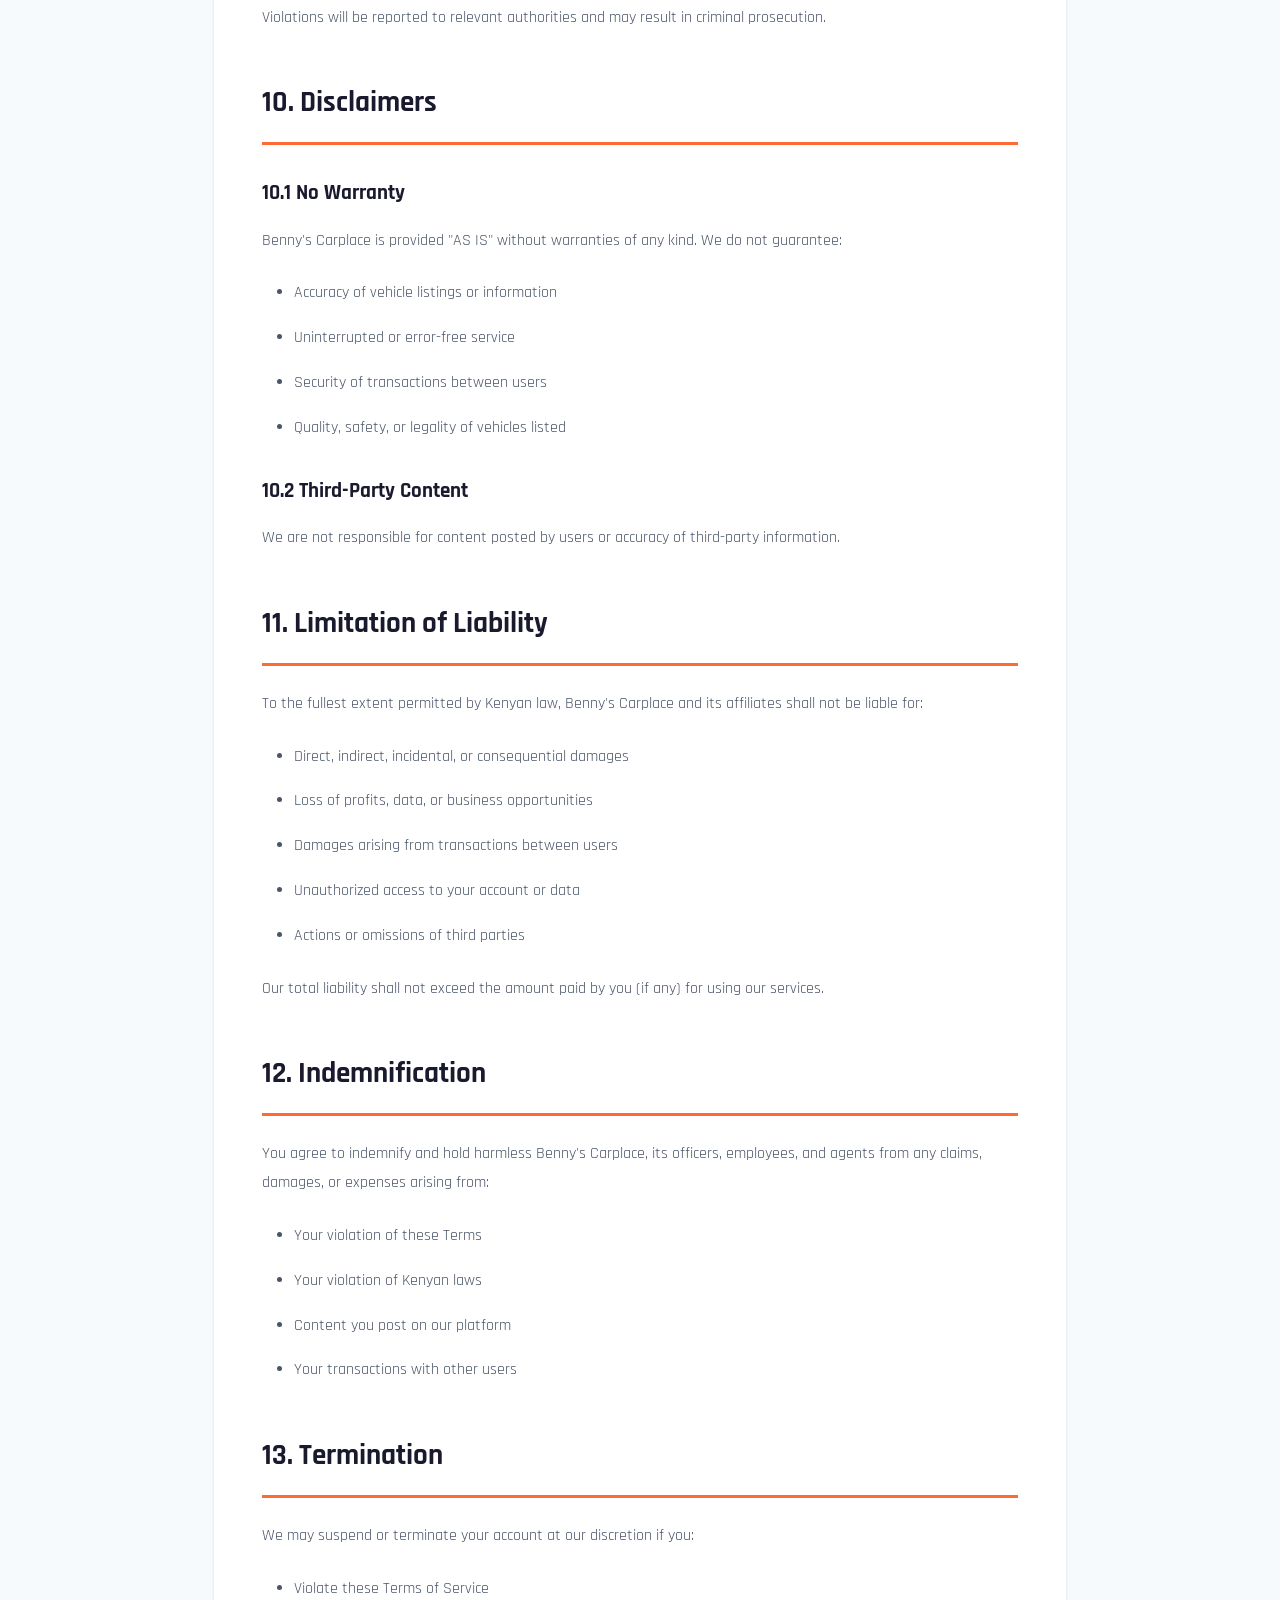
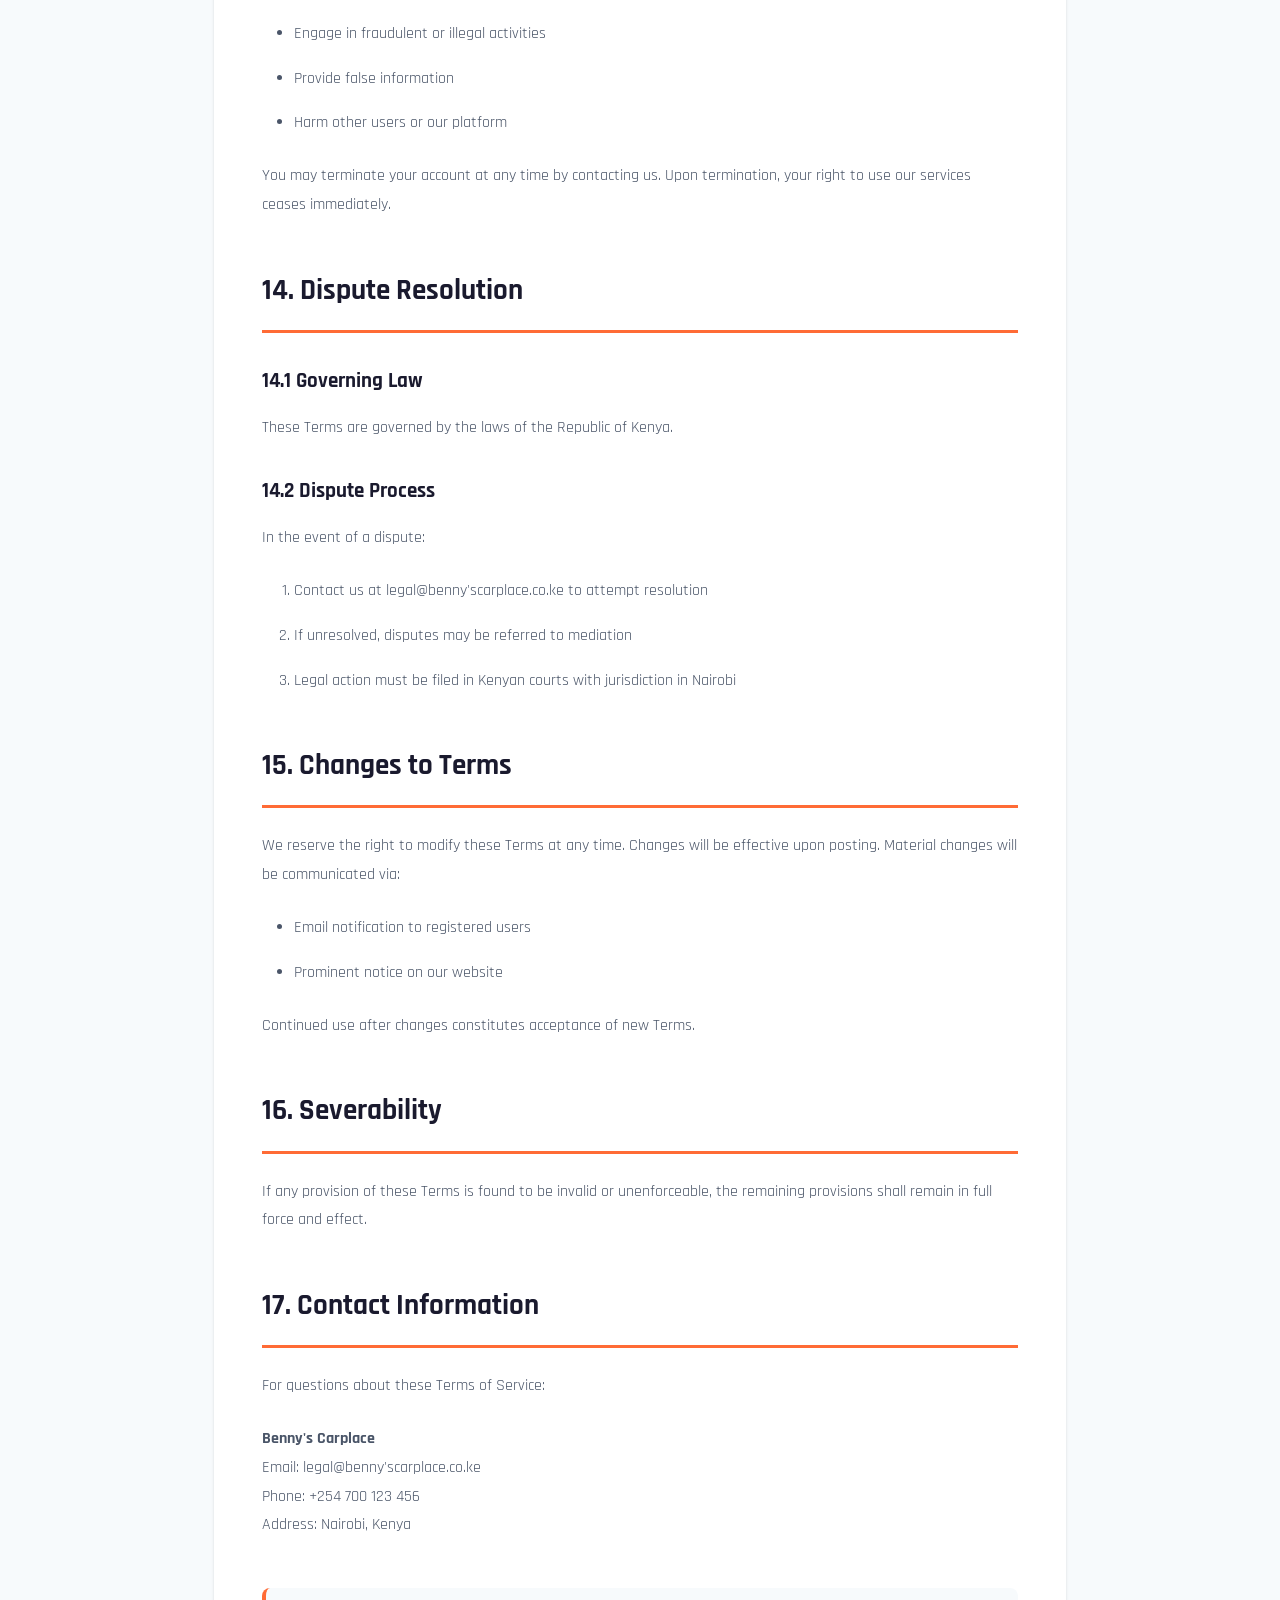
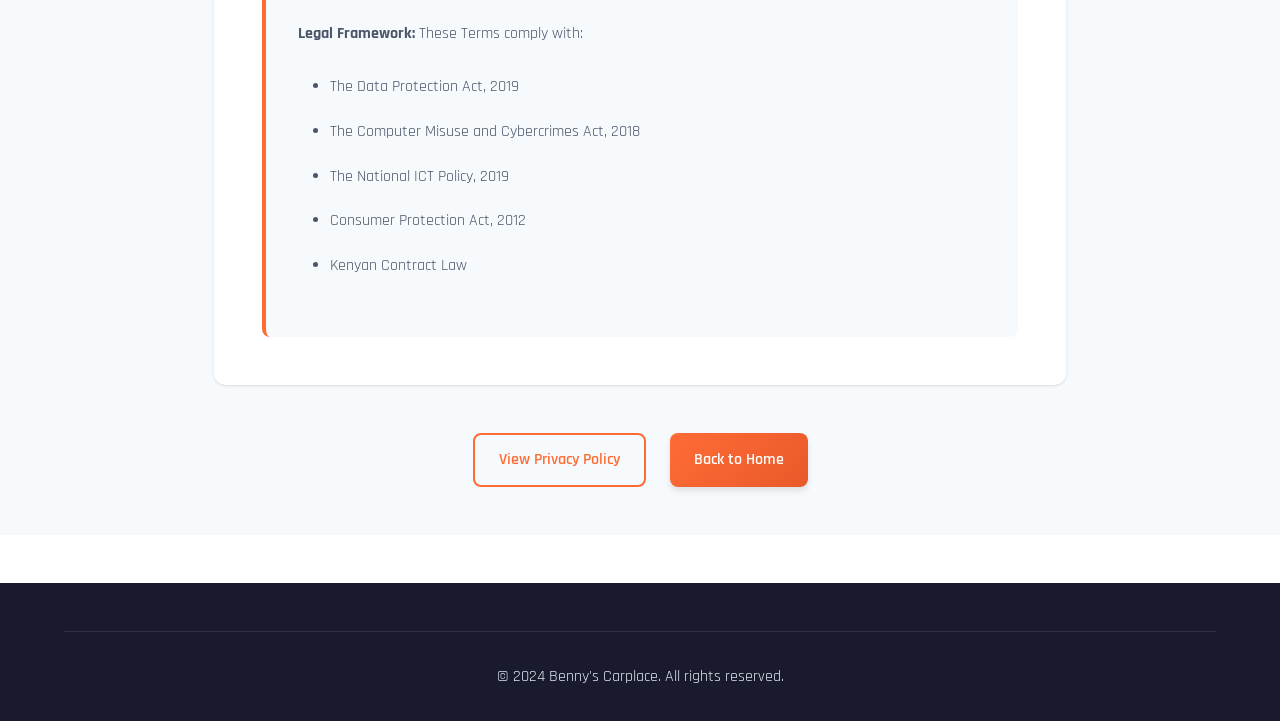
<file: terms.html>
<!DOCTYPE html>
<html lang="en">
<head>
    <meta charset="UTF-8">
    <meta name="viewport" content="width=device-width, initial-scale=1.0">
    <title>Terms of Service - Benny's Carplace</title>
    <link rel="stylesheet" href="styles.css">
    <link rel="preconnect" href="https://fonts.googleapis.com">
    <link rel="preconnect" href="https://fonts.gstatic.com" crossorigin>
    <link href="https://fonts.googleapis.com/css2?family=Rajdhani:wght=400;500;600;700&family=Space+Mono:wght@400;700&display=swap" rel="stylesheet">
</head>
<body>
    <nav class="navbar">
        <div class="container">
            <div class="nav-brand">
                <a href="index.html">
                    <span class="logo">Benny's Carplace</span>
                </a>
            </div>
            <ul class="nav-menu" id="navMenu">
                <li><a href="index.html">Home</a></li>
                <li><a href="listings.html">Browse Cars</a></li>
                <li><a href="comparison.html">Compare</a></li>
                <li><a href="wishlist.html">Wishlist <span id="wishlistCount" class="badge">0</span></a></li>
                <li><a href="register.html">Register</a></li>
            </ul>
            <div class="nav-actions">
                <button class="btn btn-outline" onclick="location.href='register.html'">Sign Up</button>
                <button class="hamburger" id="hamburger">
                    <span></span>
                    <span></span>
                    <span></span>
                </button>
            </div>
        </div>
    </nav>

    <section class="legal-page">
        <div class="container-narrow">
            <div class="legal-header">
                <h1>Terms of Service</h1>
                <p class="legal-updated">Last Updated: February 7, 2024</p>
                <p class="legal-intro">Please read these Terms of Service carefully before using Benny's Carplace. By accessing or using our platform, you agree to be bound by these terms.</p>
            </div>

            <div class="legal-content">
                <section>
                    <h2>1. Acceptance of Terms</h2>
                    <p>By registering for, accessing, or using Benny's Carplace's online marketplace platform, you acknowledge that you have read, understood, and agree to be bound by these Terms of Service and our Privacy Policy. If you do not agree to these terms, you must not use our services.</p>
                </section>

                <section>
                    <h2>2. Eligibility</h2>
                    <p>To use Benny's Carplace, you must:</p>
                    <ul>
                        <li>Be at least 18 years of age</li>
                        <li>Be a resident of Kenya or legally authorized to conduct business in Kenya</li>
                        <li>Have the legal capacity to enter into binding contracts</li>
                        <li>Provide accurate and complete registration information</li>
                        <li>Maintain the security of your account credentials</li>
                    </ul>
                </section>

                <section>
                    <h2>3. Account Registration</h2>
                    <p>When creating an account, you agree to:</p>
                    <ul>
                        <li>Provide accurate, current, and complete information as required</li>
                        <li>Maintain and update your information to keep it accurate</li>
                        <li>Protect your password and account security</li>
                        <li>Notify us immediately of any unauthorized access</li>
                        <li>Accept responsibility for all activities under your account</li>
                    </ul>
                    <p>We reserve the right to suspend or terminate accounts that violate these terms or provide false information.</p>
                </section>

                <section>
                    <h2>4. Platform Services</h2>
                    <p>Benny's Carplace provides:</p>
                    <ul>
                        <li>An online marketplace connecting buyers and sellers of vehicles</li>
                        <li>Search and filtering tools to find vehicles</li>
                        <li>Comparison features for evaluating multiple vehicles</li>
                        <li>Wishlist functionality to save favorite listings</li>
                        <li>Communication tools to contact sellers</li>
                    </ul>
                    <p><strong>Important:</strong> Benny's Carplace is a platform only. We do not own, sell, or guarantee any vehicles listed. All transactions are between buyers and sellers.</p>
                </section>

                <section>
                    <h2>5. User Responsibilities</h2>
                    
                    <h3>5.1 Prohibited Activities</h3>
                    <p>You agree NOT to:</p>
                    <ul>
                        <li>Post false, misleading, or fraudulent vehicle listings</li>
                        <li>Impersonate any person or entity</li>
                        <li>Use the platform for any illegal purposes</li>
                        <li>Harass, abuse, or harm other users</li>
                        <li>Scrape, copy, or extract data from our platform</li>
                        <li>Interfere with or disrupt our services</li>
                        <li>Upload viruses, malware, or malicious code</li>
                        <li>Violate any applicable Kenyan laws or regulations</li>
                        <li>Circumvent security features or access restrictions</li>
                    </ul>

                    <h3>5.2 Content Standards</h3>
                    <p>All content you post must:</p>
                    <ul>
                        <li>Be accurate and truthful</li>
                        <li>Not infringe on intellectual property rights</li>
                        <li>Not contain offensive or inappropriate material</li>
                        <li>Comply with Kenyan laws and regulations</li>
                    </ul>
                </section>

                <section>
                    <h2>6. Intellectual Property Rights</h2>
                    <p>Benny's Carplace and its content (including but not limited to text, graphics, logos, images, software) are protected by copyright, trademark, and other intellectual property laws of Kenya.</p>
                    <p>You may not:</p>
                    <ul>
                        <li>Reproduce, distribute, or modify our content without permission</li>
                        <li>Use our trademarks or branding without authorization</li>
                        <li>Create derivative works from our platform</li>
                    </ul>
                    <p>You retain ownership of content you upload but grant us a license to use, display, and distribute it on our platform.</p>
                </section>

                <section>
                    <h2>7. Transactions & Listings</h2>
                    
                    <h3>7.1 Vehicle Listings</h3>
                    <p>All vehicle listings must:</p>
                    <ul>
                        <li>Contain accurate descriptions and specifications</li>
                        <li>Include genuine photographs of the actual vehicle</li>
                        <li>Disclose any known defects or issues</li>
                        <li>Comply with Kenyan consumer protection laws</li>
                    </ul>

                    <h3>7.2 Transactions</h3>
                    <p>Benny's Carplace facilitates connections but is not party to transactions. Buyers and sellers are responsible for:</p>
                    <ul>
                        <li>Verifying vehicle condition and documentation</li>
                        <li>Negotiating terms and pricing</li>
                        <li>Completing legal transfers and registration</li>
                        <li>Paying applicable taxes and fees</li>
                    </ul>
                </section>

                <section>
                    <h2>8. Data Protection & Privacy</h2>
                    <p>Your use of Benny's Carplace is also governed by our <a href="privacy.html">Privacy Policy</a>, which explains how we collect, use, and protect your personal data in compliance with:</p>
                    <ul>
                        <li>The Data Protection Act, 2019 (Kenya)</li>
                        <li>The Computer Misuse and Cybercrimes Act, 2018</li>
                        <li>Guidelines from the Office of the Data Protection Commissioner (ODPC)</li>
                    </ul>
                </section>

                <section>
                    <h2>9. Cybersecurity & Compliance</h2>
                    <p>In accordance with the Computer Misuse and Cybercrimes Act, 2018, users must not:</p>
                    <ul>
                        <li>Engage in unauthorized access to our systems</li>
                        <li>Distribute malware or engage in cyber attacks</li>
                        <li>Conduct phishing or identity theft</li>
                        <li>Use our platform for cybercrimes</li>
                    </ul>
                    <p>Violations will be reported to relevant authorities and may result in criminal prosecution.</p>
                </section>

                <section>
                    <h2>10. Disclaimers</h2>
                    
                    <h3>10.1 No Warranty</h3>
                    <p>Benny's Carplace is provided "AS IS" without warranties of any kind. We do not guarantee:</p>
                    <ul>
                        <li>Accuracy of vehicle listings or information</li>
                        <li>Uninterrupted or error-free service</li>
                        <li>Security of transactions between users</li>
                        <li>Quality, safety, or legality of vehicles listed</li>
                    </ul>

                    <h3>10.2 Third-Party Content</h3>
                    <p>We are not responsible for content posted by users or accuracy of third-party information.</p>
                </section>

                <section>
                    <h2>11. Limitation of Liability</h2>
                    <p>To the fullest extent permitted by Kenyan law, Benny's Carplace and its affiliates shall not be liable for:</p>
                    <ul>
                        <li>Direct, indirect, incidental, or consequential damages</li>
                        <li>Loss of profits, data, or business opportunities</li>
                        <li>Damages arising from transactions between users</li>
                        <li>Unauthorized access to your account or data</li>
                        <li>Actions or omissions of third parties</li>
                    </ul>
                    <p>Our total liability shall not exceed the amount paid by you (if any) for using our services.</p>
                </section>

                <section>
                    <h2>12. Indemnification</h2>
                    <p>You agree to indemnify and hold harmless Benny's Carplace, its officers, employees, and agents from any claims, damages, or expenses arising from:</p>
                    <ul>
                        <li>Your violation of these Terms</li>
                        <li>Your violation of Kenyan laws</li>
                        <li>Content you post on our platform</li>
                        <li>Your transactions with other users</li>
                    </ul>
                </section>

                <section>
                    <h2>13. Termination</h2>
                    <p>We may suspend or terminate your account at our discretion if you:</p>
                    <ul>
                        <li>Violate these Terms of Service</li>
                        <li>Engage in fraudulent or illegal activities</li>
                        <li>Provide false information</li>
                        <li>Harm other users or our platform</li>
                    </ul>
                    <p>You may terminate your account at any time by contacting us. Upon termination, your right to use our services ceases immediately.</p>
                </section>

                <section>
                    <h2>14. Dispute Resolution</h2>
                    
                    <h3>14.1 Governing Law</h3>
                    <p>These Terms are governed by the laws of the Republic of Kenya.</p>

                    <h3>14.2 Dispute Process</h3>
                    <p>In the event of a dispute:</p>
                    <ol>
                        <li>Contact us at legal@benny'scarplace.co.ke to attempt resolution</li>
                        <li>If unresolved, disputes may be referred to mediation</li>
                        <li>Legal action must be filed in Kenyan courts with jurisdiction in Nairobi</li>
                    </ol>
                </section>

                <section>
                    <h2>15. Changes to Terms</h2>
                    <p>We reserve the right to modify these Terms at any time. Changes will be effective upon posting. Material changes will be communicated via:</p>
                    <ul>
                        <li>Email notification to registered users</li>
                        <li>Prominent notice on our website</li>
                    </ul>
                    <p>Continued use after changes constitutes acceptance of new Terms.</p>
                </section>

                <section>
                    <h2>16. Severability</h2>
                    <p>If any provision of these Terms is found to be invalid or unenforceable, the remaining provisions shall remain in full force and effect.</p>
                </section>

                <section>
                    <h2>17. Contact Information</h2>
                    <p>For questions about these Terms of Service:</p>
                    <p>
                        <strong>Benny's Carplace</strong><br>
                        Email: legal@benny'scarplace.co.ke<br>
                        Phone: +254 700 123 456<br>
                        Address: Nairobi, Kenya
                    </p>
                </section>

                <div class="legal-acknowledgment">
                    <p><strong>Legal Framework:</strong> These Terms comply with:</p>
                    <ul>
                        <li>The Data Protection Act, 2019</li>
                        <li>The Computer Misuse and Cybercrimes Act, 2018</li>
                        <li>The National ICT Policy, 2019</li>
                        <li>Consumer Protection Act, 2012</li>
                        <li>Kenyan Contract Law</li>
                    </ul>
                </div>
            </div>

            <div class="legal-footer">
                <a href="privacy.html" class="btn btn-outline">View Privacy Policy</a>
                <a href="index.html" class="btn btn-primary">Back to Home</a>
            </div>
        </div>
    </section>

    <footer class="footer">
        <div class="container">
            <div class="footer-bottom">
                <p>&copy; 2024 Benny's Carplace. All rights reserved.</p>
            </div>
        </div>
    </footer>

    <script src="script.js"></script>
</body>
</html>
</file>
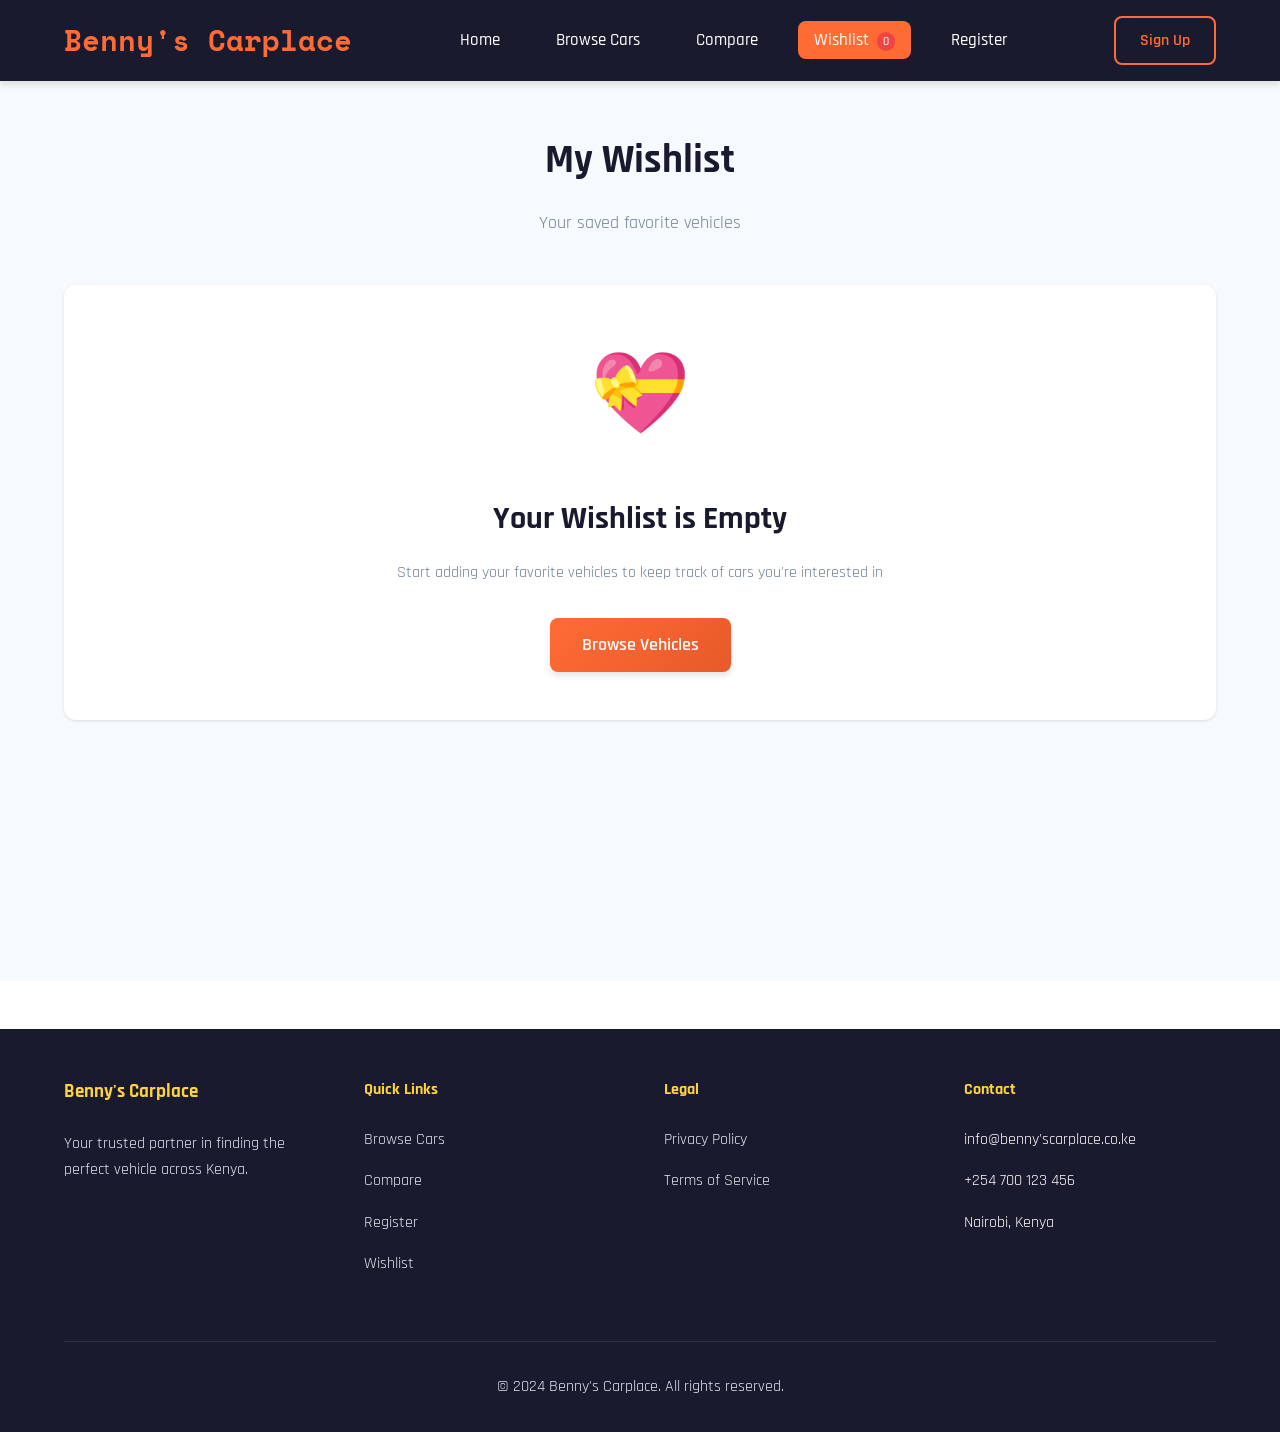
<file: wishlist.html>
<!DOCTYPE html>
<html lang="en">
<head>
    <meta charset="UTF-8">
    <meta name="viewport" content="width=device-width, initial-scale=1.0">
    <title>Wishlist - Benny's Carplace</title>
    <link rel="stylesheet" href="styles.css">
    <link rel="preconnect" href="https://fonts.googleapis.com">
    <link rel="preconnect" href="https://fonts.gstatic.com" crossorigin>
    <link href="https://fonts.googleapis.com/css2?family=Rajdhani:wght@400;500;600;700&family=Space+Mono:wght@400;700&display=swap" rel="stylesheet">
</head>
<body>
    <nav class="navbar">
        <div class="container">
            <div class="nav-brand">
                <a href="index.html">
                    <span class="logo">Benny's Carplace</span>
                </a>
            </div>
            <ul class="nav-menu" id="navMenu">
                <li><a href="index.html">Home</a></li>
                <li><a href="listings.html">Browse Cars</a></li>
                <li><a href="comparison.html">Compare</a></li>
                <li><a href="wishlist.html" class="active">Wishlist <span id="wishlistCount" class="badge">0</span></a></li>
                <li><a href="register.html">Register</a></li>
            </ul>
            <div class="nav-actions">
                <button class="btn btn-outline" onclick="location.href='register.html'">Sign Up</button>
                <button class="hamburger" id="hamburger">
                    <span></span>
                    <span></span>
                    <span></span>
                </button>
            </div>
        </div>
    </nav>

    <section class="wishlist-page">
        <div class="container">
            <div class="page-header">
                <h1>My Wishlist</h1>
                <p>Your saved favorite vehicles</p>
            </div>

            <div id="emptyWishlist" class="empty-state">
                <div class="empty-icon">💝</div>
                <h2>Your Wishlist is Empty</h2>
                <p>Start adding your favorite vehicles to keep track of cars you're interested in</p>
                <button class="btn btn-primary btn-large" onclick="location.href='listings.html'">Browse Vehicles</button>
            </div>

            <div id="wishlistContainer" class="wishlist-container hidden">
                <div class="wishlist-controls">
                    <div class="wishlist-info">
                        <span id="wishlistItemCount">0</span> vehicles saved
                    </div>
                    <button class="btn btn-outline" onclick="clearWishlist()">Clear Wishlist</button>
                </div>

                <div class="cars-grid" id="wishlistGrid">
                    <!-- Wishlist cars will be dynamically loaded here -->
                </div>
            </div>
        </div>
    </section>

    <footer class="footer">
        <div class="container">
            <div class="footer-grid">
                <div class="footer-col">
                    <h3>Benny's Carplace</h3>
                    <p>Your trusted partner in finding the perfect vehicle across Kenya.</p>
                </div>
                <div class="footer-col">
                    <h4>Quick Links</h4>
                    <ul>
                        <li><a href="listings.html">Browse Cars</a></li>
                        <li><a href="comparison.html">Compare</a></li>
                        <li><a href="register.html">Register</a></li>
                        <li><a href="wishlist.html">Wishlist</a></li>
                    </ul>
                </div>
                <div class="footer-col">
                    <h4>Legal</h4>
                    <ul>
                        <li><a href="privacy.html">Privacy Policy</a></li>
                        <li><a href="terms.html">Terms of Service</a></li>
                    </ul>
                </div>
                <div class="footer-col">
                    <h4>Contact</h4>
                    <ul>
                        <li>info@benny'scarplace.co.ke</li>
                        <li>+254 700 123 456</li>
                        <li>Nairobi, Kenya</li>
                    </ul>
                </div>
            </div>
            <div class="footer-bottom">
                <p>&copy; 2024 Benny's Carplace. All rights reserved.</p>
            </div>
        </div>
    </footer>

    <script src="script.js"></script>
    <script src="wishlist.js"></script>
</body>
</html>
</file>
<file: styles.css>
/* ========================================
   Benny's Carplace - Modern Car Marketplace
   Professional & Vibrant Design System
   ======================================== */

/* CSS Variables */
:root {
    /* Primary Colors - Vibrant Automotive Theme */
    --primary-color: #FF6B35;
    --primary-dark: #E85A2A;
    --primary-light: #FF8C61;
    --secondary-color: #004E89;
    --secondary-dark: #003A66;
    --accent-color: #FFD23F;
    
    /* Neutral Colors */
    --dark: #1A1A2E;
    --dark-secondary: #16213E;
    --gray-dark: #4A5568;
    --gray-medium: #718096;
    --gray-light: #E2E8F0;
    --gray-ultralight: #F7FAFC;
    --white: #FFFFFF;
    
    /* Status Colors */
    --success: #10B981;
    --error: #EF4444;
    --warning: #F59E0B;
    --info: #3B82F6;
    
    /* Typography */
    --font-primary: 'Rajdhani', sans-serif;
    --font-mono: 'Space Mono', monospace;
    
    /* Spacing */
    --spacing-xs: 0.5rem;
    --spacing-sm: 1rem;
    --spacing-md: 1.5rem;
    --spacing-lg: 2rem;
    --spacing-xl: 3rem;
    
    /* Border Radius */
    --radius-sm: 4px;
    --radius-md: 8px;
    --radius-lg: 12px;
    --radius-xl: 20px;
    
    /* Shadows */
    --shadow-sm: 0 1px 3px rgba(0,0,0,0.12);
    --shadow-md: 0 4px 6px rgba(0,0,0,0.1);
    --shadow-lg: 0 10px 25px rgba(0,0,0,0.15);
    --shadow-xl: 0 20px 40px rgba(0,0,0,0.2);
    
    /* Transitions */
    --transition-fast: 0.2s ease;
    --transition-normal: 0.3s ease;
    --transition-slow: 0.5s ease;
}

/* Reset & Base Styles */
* {
    margin: 0;
    padding: 0;
    box-sizing: border-box;
}

html {
    scroll-behavior: smooth;
}

body {
    font-family: var(--font-primary);
    background: var(--white);
    color: var(--dark);
    line-height: 1.6;
    overflow-x: hidden;
}

img {
    max-width: 100%;
    height: auto;
    display: block;
}

a {
    text-decoration: none;
    color: inherit;
    transition: var(--transition-fast);
}

ul {
    list-style: none;
}

/* Container */
.container {
    max-width: 1200px;
    margin: 0 auto;
    padding: 0 var(--spacing-md);
}

.container-narrow {
    max-width: 900px;
    margin: 0 auto;
    padding: 0 var(--spacing-md);
}

/* ========================================
   NAVIGATION BAR
   ======================================== */
.navbar {
    background: var(--dark);
    padding: var(--spacing-sm) 0;
    position: sticky;
    top: 0;
    z-index: 1000;
    box-shadow: var(--shadow-md);
}

.navbar .container {
    display: flex;
    justify-content: space-between;
    align-items: center;
}

.nav-brand a {
    display: flex;
    align-items: baseline;
    gap: var(--spacing-xs);
}

.logo {
    font-size: 1.8rem;
    font-weight: 700;
    color: var(--primary-color);
    font-family: var(--font-mono);
}

.logo-subtitle {
    font-size: 0.9rem;
    color: var(--accent-color);
    font-weight: 600;
}

.nav-menu {
    display: flex;
    gap: var(--spacing-md);
    align-items: center;
}

.nav-menu a {
    color: var(--white);
    font-weight: 500;
    font-size: 1.05rem;
    padding: var(--spacing-xs) var(--spacing-sm);
    border-radius: var(--radius-md);
    transition: var(--transition-fast);
    position: relative;
}

.nav-menu a:hover {
    background: rgba(255,255,255,0.1);
    color: var(--accent-color);
}

.nav-menu a.active {
    background: var(--primary-color);
    color: var(--white);
}

.badge {
    background: var(--error);
    color: var(--white);
    padding: 2px 6px;
    border-radius: 10px;
    font-size: 0.75rem;
    margin-left: 4px;
}

.hamburger {
    display: none;
    flex-direction: column;
    gap: 4px;
    background: none;
    border: none;
    cursor: pointer;
}

.hamburger span {
    width: 25px;
    height: 3px;
    background: var(--white);
    border-radius: 2px;
    transition: var(--transition-fast);
}

/* ========================================
   BUTTONS
   ======================================== */
.btn {
    padding: 0.75rem 1.5rem;
    border-radius: var(--radius-md);
    font-weight: 600;
    font-size: 1rem;
    border: none;
    cursor: pointer;
    transition: var(--transition-normal);
    display: inline-flex;
    align-items: center;
    gap: var(--spacing-xs);
    text-align: center;
    justify-content: center;
    font-family: var(--font-primary);
}

.btn-primary {
    background: linear-gradient(135deg, var(--primary-color), var(--primary-dark));
    color: var(--white);
    box-shadow: var(--shadow-md);
}

.btn-primary:hover {
    transform: translateY(-2px);
    box-shadow: var(--shadow-lg);
}

.btn-secondary {
    background: var(--secondary-color);
    color: var(--white);
}

.btn-secondary:hover {
    background: var(--secondary-dark);
}

.btn-outline {
    background: transparent;
    border: 2px solid var(--primary-color);
    color: var(--primary-color);
}

.btn-outline:hover {
    background: var(--primary-color);
    color: var(--white);
}

.btn-large {
    padding: 1rem 2rem;
    font-size: 1.1rem;
}

.btn-full {
    width: 100%;
}

/* ========================================
   HERO SECTION
   ======================================== */
.hero {
    position: relative;
    min-height: 500px;
    background: linear-gradient(135deg, var(--dark) 0%, var(--secondary-dark) 100%);
    display: flex;
    align-items: center;
    padding: var(--spacing-xl) 0;
    overflow: hidden;
}

.hero::before {
    content: '';
    position: absolute;
    top: 0;
    left: 0;
    right: 0;
    bottom: 0;
    background-image: 
        repeating-linear-gradient(45deg, transparent, transparent 35px, rgba(255,107,53,0.05) 35px, rgba(255,107,53,0.05) 70px);
    pointer-events: none;
}

.hero-content {
    position: relative;
    z-index: 2;
    text-align: center;
    max-width: 900px;
    margin: 0 auto;
    padding: 0 var(--spacing-md);
}

.hero-title {
    font-size: 3.5rem;
    font-weight: 700;
    color: var(--white);
    margin-bottom: var(--spacing-md);
    line-height: 1.2;
    text-shadow: 2px 2px 4px rgba(0,0,0,0.3);
}

.hero-subtitle {
    font-size: 1.3rem;
    color: var(--gray-light);
    margin-bottom: var(--spacing-xl);
}

.hero-search {
    display: flex;
    gap: var(--spacing-sm);
    max-width: 600px;
    margin: 0 auto var(--spacing-lg);
    background: var(--white);
    padding: var(--spacing-xs);
    border-radius: var(--radius-lg);
    box-shadow: var(--shadow-lg);
}

.hero-search input {
    flex: 1;
    border: none;
    padding: var(--spacing-sm);
    font-size: 1rem;
    font-family: var(--font-primary);
    outline: none;
}

.hero-stats {
    display: grid;
    grid-template-columns: repeat(3, 1fr);
    gap: var(--spacing-lg);
    margin-top: var(--spacing-xl);
}

.stat {
    text-align: center;
}

.stat-number {
    display: block;
    font-size: 2.5rem;
    font-weight: 700;
    color: var(--accent-color);
    font-family: var(--font-mono);
}

.stat-label {
    display: block;
    color: var(--gray-light);
    font-size: 0.95rem;
    margin-top: var(--spacing-xs);
}

/* ========================================
   SECTIONS
   ======================================== */
.brands-section,
.featured-section,
.features-section {
    padding: var(--spacing-xl) 0;
}

.section-title {
    font-size: 2.5rem;
    font-weight: 700;
    color: var(--dark);
    margin-bottom: var(--spacing-lg);
    text-align: center;
}

.section-header {
    display: flex;
    justify-content: space-between;
    align-items: center;
    margin-bottom: var(--spacing-lg);
}

/* ========================================
   BRAND CARDS
   ======================================== */
.brands-grid {
    display: grid;
    grid-template-columns: repeat(auto-fit, minmax(200px, 1fr));
    gap: var(--spacing-md);
}

.brand-card {
    background: var(--white);
    border: 2px solid var(--gray-light);
    border-radius: var(--radius-lg);
    padding: var(--spacing-lg);
    text-align: center;
    cursor: pointer;
    transition: var(--transition-normal);
}

.brand-card:hover {
    border-color: var(--primary-color);
    transform: translateY(-5px);
    box-shadow: var(--shadow-lg);
}

.brand-icon {
    font-size: 3rem;
    margin-bottom: var(--spacing-sm);
}

.brand-icon-img {
    width: 80px;
    height: 80px;
    object-fit: contain;
    margin-bottom: var(--spacing-sm);
    transition: transform 0.3s ease;
}

.brand-card:hover .brand-icon-img {
    transform: scale(1.1);
}

.brand-card h3 {
    font-size: 1.5rem;
    color: var(--dark);
    margin-bottom: var(--spacing-xs);
}

.brand-card p {
    color: var(--gray-medium);
}

/* ========================================
   CAR CARDS
   ======================================== */
.cars-grid {
    display: grid;
    grid-template-columns: repeat(auto-fill, minmax(300px, 1fr));
    gap: var(--spacing-lg);
}

.car-card {
    background: var(--white);
    border-radius: var(--radius-lg);
    overflow: hidden;
    box-shadow: var(--shadow-md);
    transition: var(--transition-normal);
    position: relative;
}

.car-card:hover {
    transform: translateY(-8px);
    box-shadow: var(--shadow-xl);
}

.car-image {
    width: 100%;
    height: 220px;
    object-fit: cover;
    background: var(--gray-light);
}

.car-badge {
    position: absolute;
    top: var(--spacing-sm);
    right: var(--spacing-sm);
    background: var(--accent-color);
    color: var(--dark);
    padding: 4px 12px;
    border-radius: var(--radius-sm);
    font-weight: 700;
    font-size: 0.85rem;
}

.car-info {
    padding: var(--spacing-md);
}

.car-brand {
    color: var(--gray-medium);
    font-size: 0.9rem;
    margin-bottom: 4px;
}

.car-title {
    font-size: 1.4rem;
    font-weight: 700;
    color: var(--dark);
    margin-bottom: var(--spacing-sm);
}

.car-specs {
    display: grid;
    grid-template-columns: repeat(3, 1fr);
    gap: var(--spacing-sm);
    margin: var(--spacing-md) 0;
    padding: var(--spacing-sm) 0;
    border-top: 1px solid var(--gray-light);
    border-bottom: 1px solid var(--gray-light);
}

.spec-item {
    text-align: center;
    font-size: 0.85rem;
}

.spec-label {
    display: block;
    color: var(--gray-medium);
    margin-bottom: 2px;
}

.spec-value {
    display: block;
    font-weight: 700;
    color: var(--dark);
}

.car-price {
    font-size: 1.8rem;
    font-weight: 700;
    color: var(--primary-color);
    margin: var(--spacing-sm) 0;
    font-family: var(--font-mono);
}

.car-location {
    color: var(--gray-medium);
    font-size: 0.9rem;
    margin-bottom: var(--spacing-md);
}

.car-actions {
    display: grid;
    grid-template-columns: 1fr 1fr 1fr;
    gap: var(--spacing-xs);
}

.icon-btn {
    padding: var(--spacing-sm);
    background: var(--gray-ultralight);
    border: 1px solid var(--gray-light);
    border-radius: var(--radius-md);
    cursor: pointer;
    transition: var(--transition-fast);
    font-size: 1.2rem;
    display: flex;
    align-items: center;
    justify-content: center;
}

.icon-btn:hover {
    background: var(--primary-color);
    color: var(--white);
    border-color: var(--primary-color);
}

.icon-btn.active {
    background: var(--primary-color);
    color: var(--white);
    border-color: var(--primary-color);
}

/* ========================================
   FEATURES GRID
   ======================================== */
.features-grid {
    display: grid;
    grid-template-columns: repeat(auto-fit, minmax(250px, 1fr));
    gap: var(--spacing-lg);
}

.feature-card {
    background: var(--gray-ultralight);
    padding: var(--spacing-lg);
    border-radius: var(--radius-lg);
    text-align: center;
    transition: var(--transition-normal);
}

.feature-card:hover {
    background: var(--white);
    box-shadow: var(--shadow-lg);
    transform: translateY(-5px);
}

.feature-icon {
    font-size: 3rem;
    margin-bottom: var(--spacing-md);
}

.feature-card h3 {
    font-size: 1.3rem;
    color: var(--dark);
    margin-bottom: var(--spacing-sm);
}

.feature-card p {
    color: var(--gray-medium);
}

/* ========================================
   COOKIE CONSENT BANNER
   ======================================== */
.cookie-consent {
    position: fixed;
    bottom: 0;
    left: 0;
    right: 0;
    background: var(--dark);
    color: var(--white);
    padding: var(--spacing-lg);
    box-shadow: var(--shadow-xl);
    z-index: 9999;
    animation: slideUp 0.5s ease;
}

@keyframes slideUp {
    from {
        transform: translateY(100%);
    }
    to {
        transform: translateY(0);
    }
}

.cookie-content {
    max-width: 1200px;
    margin: 0 auto;
    display: flex;
    justify-content: space-between;
    align-items: center;
    gap: var(--spacing-lg);
}

.cookie-text h3 {
    margin-bottom: var(--spacing-xs);
    color: var(--accent-color);
}

.cookie-text p {
    font-size: 0.95rem;
    line-height: 1.5;
}

.cookie-text a {
    color: var(--accent-color);
    text-decoration: underline;
}

.cookie-actions {
    display: flex;
    gap: var(--spacing-sm);
    flex-shrink: 0;
}

/* ========================================
   LISTINGS PAGE
   ======================================== */
.listings-page {
    padding: var(--spacing-xl) 0;
    background: var(--gray-ultralight);
    min-height: 100vh;
}

.page-header {
    text-align: center;
    margin-bottom: var(--spacing-xl);
}

.page-header h1 {
    font-size: 2.5rem;
    color: var(--dark);
    margin-bottom: var(--spacing-sm);
}

.page-header p {
    color: var(--gray-medium);
    font-size: 1.1rem;
}

.search-filter-section {
    display: flex;
    gap: var(--spacing-md);
    margin-bottom: var(--spacing-lg);
}

.search-box {
    flex: 1;
    display: flex;
    background: var(--white);
    border-radius: var(--radius-lg);
    box-shadow: var(--shadow-sm);
    overflow: hidden;
}

.search-input {
    flex: 1;
    padding: var(--spacing-md);
    border: none;
    font-size: 1rem;
    font-family: var(--font-primary);
    outline: none;
}

.search-btn,
.filter-toggle {
    padding: var(--spacing-md) var(--spacing-lg);
    background: var(--primary-color);
    color: var(--white);
    border: none;
    cursor: pointer;
    transition: var(--transition-fast);
}

.search-btn:hover,
.filter-toggle:hover {
    background: var(--primary-dark);
}

.filter-toggle {
    display: none;
    gap: var(--spacing-xs);
    align-items: center;
    border-radius: var(--radius-lg);
}

.listings-layout {
    display: grid;
    grid-template-columns: 280px 1fr;
    gap: var(--spacing-lg);
}

/* ========================================
   FILTERS SIDEBAR
   ======================================== */
.filters-sidebar {
    background: var(--white);
    padding: var(--spacing-lg);
    border-radius: var(--radius-lg);
    box-shadow: var(--shadow-sm);
    height: fit-content;
    position: sticky;
    top: 80px;
}

.filters-header {
    display: flex;
    justify-content: space-between;
    align-items: center;
    margin-bottom: var(--spacing-lg);
}

.filters-header h3 {
    font-size: 1.3rem;
    color: var(--dark);
}

.clear-filters {
    background: none;
    border: none;
    color: var(--primary-color);
    cursor: pointer;
    font-size: 0.9rem;
    font-weight: 600;
}

.filter-group {
    margin-bottom: var(--spacing-lg);
}

.filter-label {
    display: block;
    font-weight: 600;
    color: var(--dark);
    margin-bottom: var(--spacing-xs);
}

.filter-select,
.filter-input {
    width: 100%;
    padding: var(--spacing-sm);
    border: 1px solid var(--gray-light);
    border-radius: var(--radius-md);
    font-size: 1rem;
    font-family: var(--font-primary);
    outline: none;
    transition: var(--transition-fast);
}

.filter-select:focus,
.filter-input:focus {
    border-color: var(--primary-color);
}

.year-range {
    display: grid;
    grid-template-columns: 1fr auto 1fr;
    gap: var(--spacing-xs);
    align-items: center;
}

.filter-select-small {
    width: 100%;
}

.price-inputs {
    display: grid;
    grid-template-columns: 1fr auto 1fr;
    gap: var(--spacing-xs);
    align-items: center;
    margin-bottom: var(--spacing-sm);
}

.slider {
    width: 100%;
    margin: var(--spacing-sm) 0;
}

.price-range-display {
    text-align: center;
    color: var(--gray-medium);
    font-size: 0.9rem;
}

/* ========================================
   LISTINGS CONTENT
   ======================================== */
.listings-toolbar {
    display: flex;
    justify-content: space-between;
    align-items: center;
    margin-bottom: var(--spacing-lg);
    padding: var(--spacing-md);
    background: var(--white);
    border-radius: var(--radius-lg);
    box-shadow: var(--shadow-sm);
}

.results-info {
    font-weight: 600;
    color: var(--dark);
}

.sort-controls {
    display: flex;
    gap: var(--spacing-sm);
    align-items: center;
}

.sort-select {
    padding: var(--spacing-xs) var(--spacing-sm);
    border: 1px solid var(--gray-light);
    border-radius: var(--radius-md);
    font-family: var(--font-primary);
}

.no-results {
    text-align: center;
    padding: var(--spacing-xl);
    background: var(--white);
    border-radius: var(--radius-lg);
}

.no-results-icon {
    font-size: 4rem;
    margin-bottom: var(--spacing-md);
}

.no-results h3 {
    font-size: 1.5rem;
    color: var(--dark);
    margin-bottom: var(--spacing-sm);
}

.no-results p {
    color: var(--gray-medium);
    margin-bottom: var(--spacing-lg);
}

/* ========================================
   REGISTRATION PAGE
   ======================================== */
.registration-section {
    padding: var(--spacing-xl) 0;
    background: var(--gray-ultralight);
    min-height: 100vh;
}

.registration-wrapper {
    display: grid;
    grid-template-columns: 1fr 1fr;
    gap: var(--spacing-xl);
    max-width: 1200px;
    margin: 0 auto;
}

.registration-info {
    padding: var(--spacing-lg);
}

.registration-info h1 {
    font-size: 2.5rem;
    color: var(--dark);
    margin-bottom: var(--spacing-sm);
}

.registration-subtitle {
    color: var(--gray-medium);
    font-size: 1.1rem;
    margin-bottom: var(--spacing-xl);
}

.benefits-list h3 {
    font-size: 1.3rem;
    color: var(--dark);
    margin-bottom: var(--spacing-md);
}

.benefit-item {
    display: flex;
    gap: var(--spacing-md);
    margin-bottom: var(--spacing-lg);
}

.benefit-icon {
    flex-shrink: 0;
    width: 30px;
    height: 30px;
    background: var(--success);
    color: var(--white);
    border-radius: 50%;
    display: flex;
    align-items: center;
    justify-content: center;
    font-weight: 700;
}

.benefit-item h4 {
    color: var(--dark);
    margin-bottom: 4px;
}

.benefit-item p {
    color: var(--gray-medium);
    font-size: 0.9rem;
}

.privacy-notice {
    background: var(--info);
    color: var(--white);
    padding: var(--spacing-md);
    border-radius: var(--radius-md);
    margin-top: var(--spacing-xl);
}

.privacy-notice a {
    color: var(--accent-color);
    text-decoration: underline;
}

.registration-form-container {
    background: var(--white);
    padding: var(--spacing-xl);
    border-radius: var(--radius-lg);
    box-shadow: var(--shadow-lg);
}

.registration-form h2 {
    font-size: 2rem;
    color: var(--dark);
    margin-bottom: var(--spacing-lg);
}

.form-group {
    margin-bottom: var(--spacing-lg);
}

.form-label {
    display: block;
    font-weight: 600;
    color: var(--dark);
    margin-bottom: var(--spacing-xs);
}

.required {
    color: var(--error);
}

.form-input,
.form-select {
    width: 100%;
    padding: var(--spacing-sm);
    border: 2px solid var(--gray-light);
    border-radius: var(--radius-md);
    font-size: 1rem;
    font-family: var(--font-primary);
    outline: none;
    transition: var(--transition-fast);
}

.form-input:focus,
.form-select:focus {
    border-color: var(--primary-color);
}

.form-input.error,
.form-select.error {
    border-color: var(--error);
}

.help-text {
    display: block;
    font-size: 0.85rem;
    color: var(--gray-medium);
    margin-top: 4px;
}

.error-message {
    display: block;
    color: var(--error);
    font-size: 0.85rem;
    margin-top: 4px;
    font-weight: 500;
}

.checkbox-group {
    margin-bottom: var(--spacing-md);
}

.checkbox-label {
    display: flex;
    align-items: flex-start;
    gap: var(--spacing-sm);
    cursor: pointer;
}

.checkbox-label input[type="checkbox"] {
    margin-top: 4px;
    width: 18px;
    height: 18px;
    cursor: pointer;
}

.checkbox-text {
    font-size: 0.95rem;
    color: var(--dark);
}

.checkbox-text a {
    color: var(--primary-color);
    text-decoration: underline;
}

.form-footer {
    text-align: center;
    margin-top: var(--spacing-lg);
    color: var(--gray-medium);
}

.form-footer .link {
    color: var(--primary-color);
    font-weight: 600;
}

.success-message {
    text-align: center;
    padding: var(--spacing-xl);
}

.success-icon {
    width: 80px;
    height: 80px;
    background: var(--success);
    color: var(--white);
    border-radius: 50%;
    display: flex;
    align-items: center;
    justify-content: center;
    font-size: 3rem;
    margin: 0 auto var(--spacing-lg);
}

.success-message h3 {
    font-size: 1.8rem;
    color: var(--dark);
    margin-bottom: var(--spacing-sm);
}

/* ========================================
   LEGAL PAGES
   ======================================== */
.legal-page {
    padding: var(--spacing-xl) 0;
    background: var(--gray-ultralight);
    min-height: 100vh;
}

.legal-header {
    text-align: center;
    margin-bottom: var(--spacing-xl);
    padding: var(--spacing-xl);
    background: var(--white);
    border-radius: var(--radius-lg);
    box-shadow: var(--shadow-sm);
}

.legal-header h1 {
    font-size: 2.5rem;
    color: var(--dark);
    margin-bottom: var(--spacing-sm);
}

.legal-updated {
    color: var(--gray-medium);
    font-size: 0.9rem;
    margin-bottom: var(--spacing-md);
}

.legal-intro {
    color: var(--gray-dark);
    font-size: 1.1rem;
    max-width: 700px;
    margin: 0 auto;
}

.legal-content {
    background: var(--white);
    padding: var(--spacing-xl);
    border-radius: var(--radius-lg);
    box-shadow: var(--shadow-sm);
}

.legal-content section {
    margin-bottom: var(--spacing-xl);
}

.legal-content h2 {
    font-size: 1.8rem;
    color: var(--dark);
    margin-bottom: var(--spacing-md);
    padding-bottom: var(--spacing-sm);
    border-bottom: 3px solid var(--primary-color);
}

.legal-content h3 {
    font-size: 1.3rem;
    color: var(--dark);
    margin-top: var(--spacing-lg);
    margin-bottom: var(--spacing-sm);
}

.legal-content p {
    color: var(--gray-dark);
    margin-bottom: var(--spacing-md);
    line-height: 1.8;
}

.legal-content ul,
.legal-content ol {
    margin-left: var(--spacing-lg);
    margin-bottom: var(--spacing-md);
}

.legal-content li {
    color: var(--gray-dark);
    margin-bottom: var(--spacing-sm);
    line-height: 1.8;
}

.legal-content ul li {
    list-style: disc;
}

.legal-content ol li {
    list-style: decimal;
}

.legal-acknowledgment {
    background: var(--gray-ultralight);
    padding: var(--spacing-lg);
    border-radius: var(--radius-md);
    border-left: 4px solid var(--primary-color);
}

.legal-footer {
    display: flex;
    gap: var(--spacing-md);
    justify-content: center;
    margin-top: var(--spacing-xl);
}

/* ========================================
   COMPARISON PAGE
   ======================================== */
.comparison-page,
.wishlist-page {
    padding: var(--spacing-xl) 0;
    background: var(--gray-ultralight);
    min-height: 100vh;
}

.comparison-controls,
.wishlist-controls {
    display: flex;
    justify-content: space-between;
    align-items: center;
    margin-bottom: var(--spacing-lg);
}

.comparison-table-wrapper {
    overflow-x: auto;
    background: var(--white);
    border-radius: var(--radius-lg);
    box-shadow: var(--shadow-md);
}

.comparison-table {
    width: 100%;
    border-collapse: collapse;
}

.comparison-table th,
.comparison-table td {
    padding: var(--spacing-md);
    border-bottom: 1px solid var(--gray-light);
}

.comparison-table th {
    background: var(--dark);
    color: var(--white);
    font-weight: 700;
    text-align: left;
}

.sticky-col {
    position: sticky;
    left: 0;
    background: var(--dark);
    z-index: 1;
}

.comparison-table td {
    background: var(--white);
    color: var(--dark);
}

.comparison-table tr:hover td {
    background: var(--gray-ultralight);
}

/* ========================================
   EMPTY STATES
   ======================================== */
.empty-state {
    text-align: center;
    padding: var(--spacing-xl);
    background: var(--white);
    border-radius: var(--radius-lg);
    box-shadow: var(--shadow-sm);
}

.empty-icon {
    font-size: 5rem;
    margin-bottom: var(--spacing-lg);
}

.empty-state h2 {
    font-size: 2rem;
    color: var(--dark);
    margin-bottom: var(--spacing-sm);
}

.empty-state p {
    color: var(--gray-medium);
    margin-bottom: var(--spacing-lg);
}

/* ========================================
   FOOTER
   ======================================== */
.footer {
    background: var(--dark);
    color: var(--white);
    padding: var(--spacing-xl) 0 var(--spacing-lg);
    margin-top: var(--spacing-xl);
}

.footer-grid {
    display: grid;
    grid-template-columns: repeat(auto-fit, minmax(200px, 1fr));
    gap: var(--spacing-xl);
    margin-bottom: var(--spacing-xl);
}

.footer-col h3,
.footer-col h4 {
    color: var(--accent-color);
    margin-bottom: var(--spacing-md);
}

.footer-col p {
    color: var(--gray-light);
    line-height: 1.6;
}

.footer-col ul li {
    margin-bottom: var(--spacing-sm);
}

.footer-col ul li a {
    color: var(--gray-light);
    transition: var(--transition-fast);
}

.footer-col ul li a:hover {
    color: var(--accent-color);
}

.social-links {
    display: flex;
    gap: var(--spacing-sm);
    margin-top: var(--spacing-md);
}

.social-links a {
    font-size: 1.5rem;
    transition: var(--transition-fast);
}

.social-links a:hover {
    transform: scale(1.2);
}

.footer-bottom {
    text-align: center;
    padding-top: var(--spacing-lg);
    border-top: 1px solid rgba(255,255,255,0.1);
    color: var(--gray-light);
}

.footer-legal {
    margin-top: var(--spacing-xs);
    font-size: 0.9rem;
}

/* ========================================
   UTILITY CLASSES
   ======================================== */
.hidden {
    display: none !important;
}

.text-center {
    text-align: center;
}

.mt-1 { margin-top: var(--spacing-sm); }
.mt-2 { margin-top: var(--spacing-md); }
.mt-3 { margin-top: var(--spacing-lg); }

.mb-1 { margin-bottom: var(--spacing-sm); }
.mb-2 { margin-bottom: var(--spacing-md); }
.mb-3 { margin-bottom: var(--spacing-lg); }

/* ========================================
   RESPONSIVE DESIGN
   ======================================== */
@media (max-width: 968px) {
    .nav-menu {
        display: none;
        position: absolute;
        top: 100%;
        left: 0;
        right: 0;
        background: var(--dark);
        flex-direction: column;
        padding: var(--spacing-md);
        box-shadow: var(--shadow-lg);
    }
    
    .nav-menu.active {
        display: flex;
    }
    
    .hamburger {
        display: flex;
    }
    
    .listings-layout {
        grid-template-columns: 1fr;
    }
    
    .filter-toggle {
        display: flex;
    }
    
    .filters-sidebar {
        display: none;
    }
    
    .filters-sidebar.active {
        display: block;
        position: fixed;
        top: 0;
        left: 0;
        right: 0;
        bottom: 0;
        z-index: 1000;
        overflow-y: auto;
    }
    
    .registration-wrapper {
        grid-template-columns: 1fr;
    }
    
    .hero-title {
        font-size: 2.5rem;
    }
    
    .hero-stats {
        grid-template-columns: 1fr;
    }
}

@media (max-width: 640px) {
    .hero-search {
        flex-direction: column;
    }
    
    .car-specs {
        grid-template-columns: 1fr;
    }
    
    .cookie-content {
        flex-direction: column;
        text-align: center;
    }
    
    .cookie-actions {
        width: 100%;
        flex-direction: column;
    }
    
    .section-header {
        flex-direction: column;
        gap: var(--spacing-md);
    }
}

/* ========================================
   ANIMATIONS
   ======================================== */
@keyframes fadeIn {
    from {
        opacity: 0;
        transform: translateY(20px);
    }
    to {
        opacity: 1;
        transform: translateY(0);
    }
}

.car-card,
.brand-card,
.feature-card {
    animation: fadeIn 0.5s ease;
}

/* ========================================
   PRINT STYLES
   ======================================== */
@media print {
    .navbar,
    .cookie-consent,
    .footer,
    .btn {
        display: none !important;
    }
}
</file>
